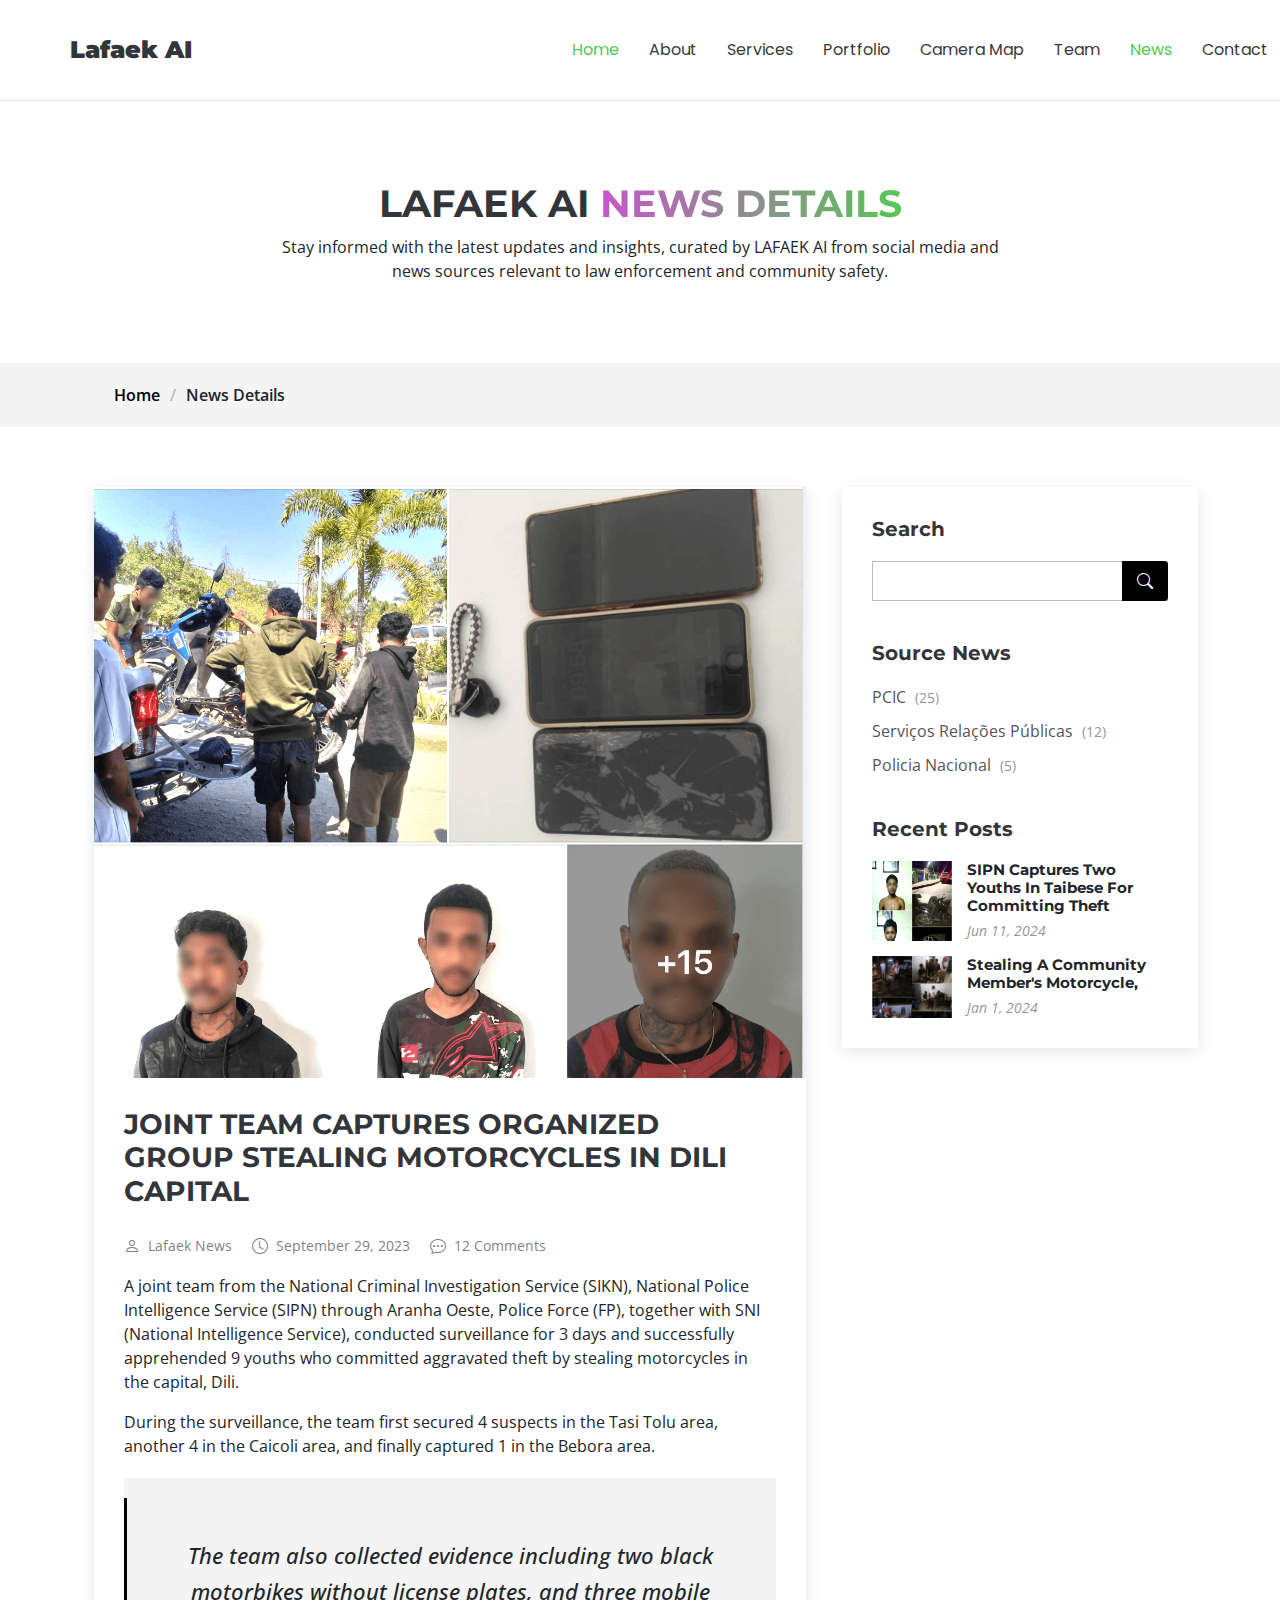
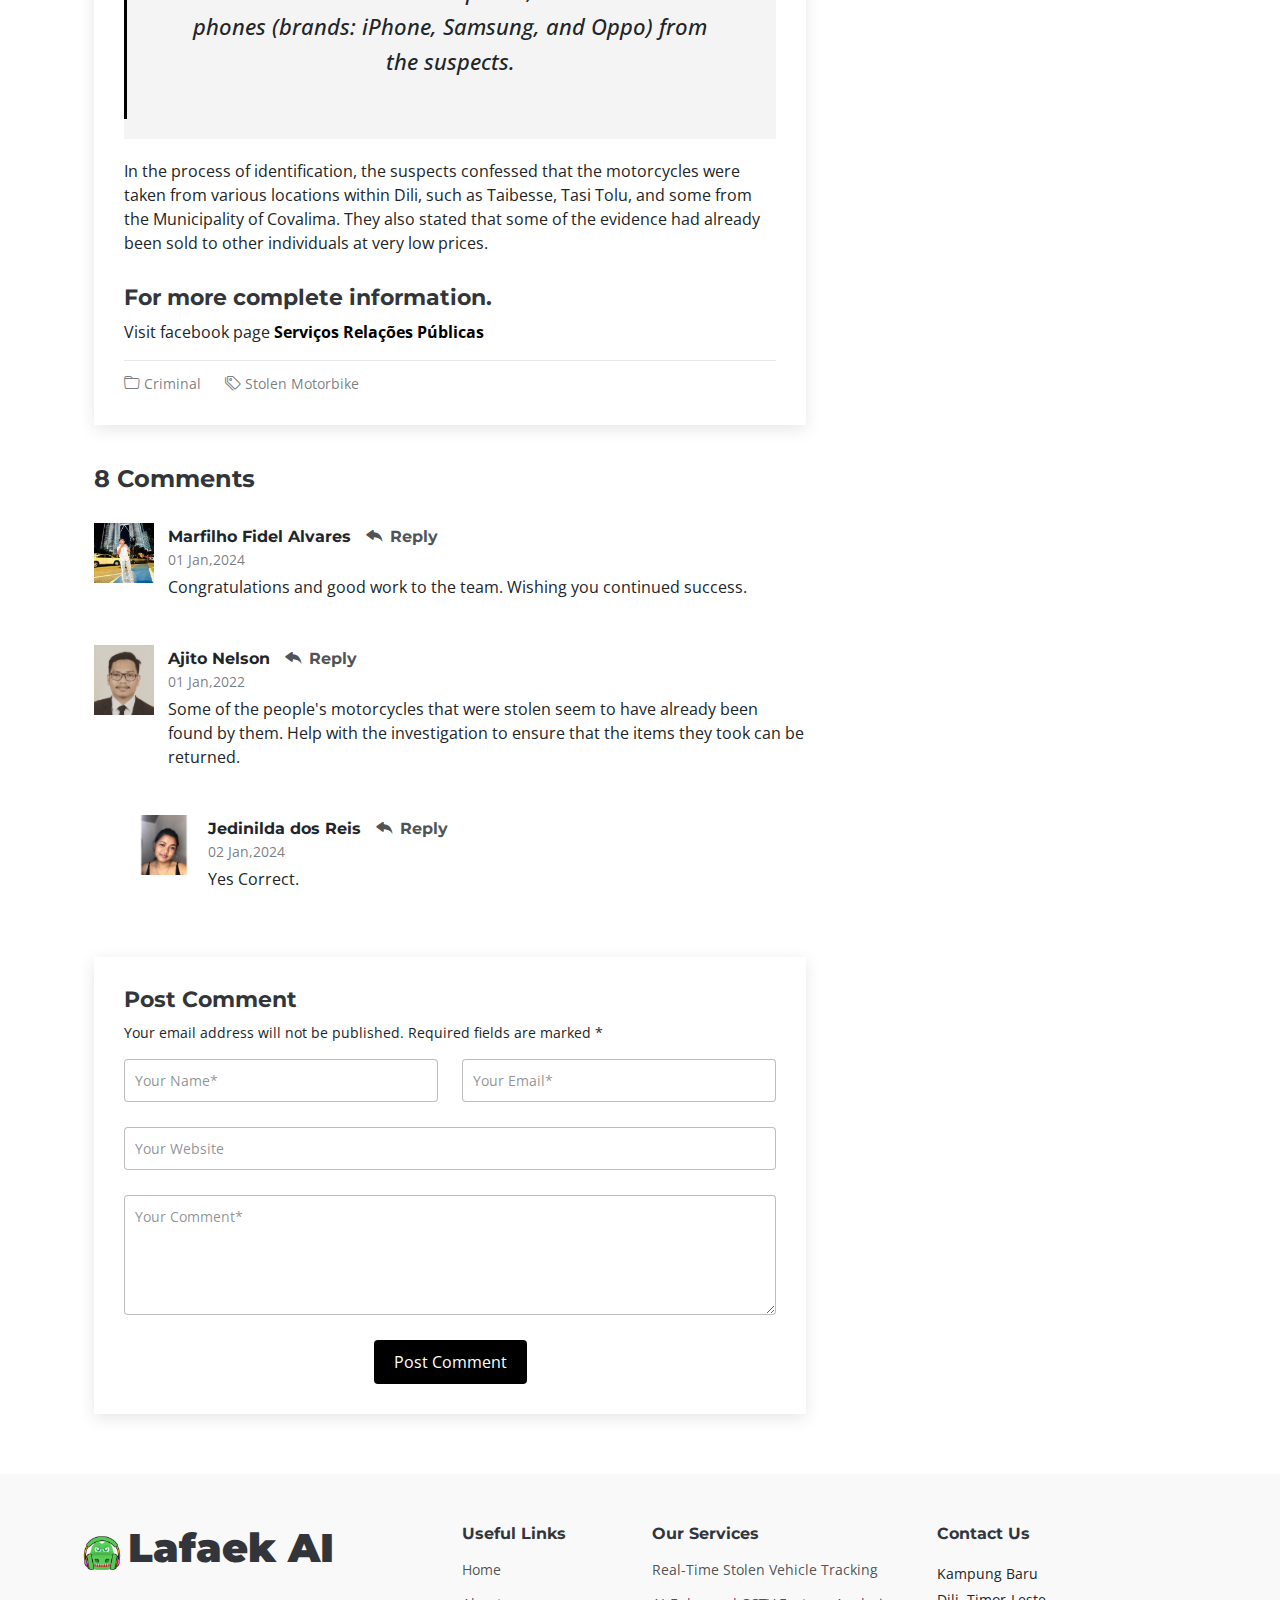
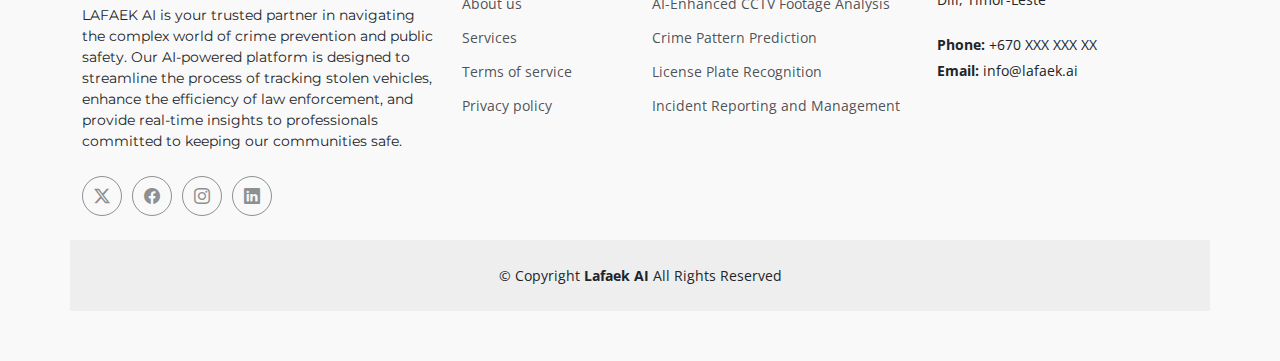
<file: blog-details.html>
<!DOCTYPE html>
<html lang="en">
  <head>
    <meta charset="utf-8" />
    <meta content="width=device-width, initial-scale=1.0" name="viewport" />
    <title>Lafaek AI News Details</title>
    <meta content="" name="description" />
    <meta content="" name="keywords" />

    <!-- Favicons -->
    <link href="assets/img/lafaek_ai.png" rel="icon" />
    <link href="assets/img/lafaek_ai.png" rel="apple-touch-icon" />

    <!-- Fonts -->
    <link href="https://fonts.googleapis.com" rel="preconnect" />
    <link href="https://fonts.gstatic.com" rel="preconnect" crossorigin />
    <link
      href="https://fonts.googleapis.com/css2?family=Open+Sans:ital,wght@0,300;0,400;0,500;0,600;0,700;0,800;1,300;1,400;1,500;1,600;1,700;1,800&family=Montserrat:ital,wght@0,100;0,200;0,300;0,400;0,500;0,600;0,700;0,800;0,900;1,100;1,200;1,300;1,400;1,500;1,600;1,700;1,800;1,900&family=Poppins:ital,wght@0,100;0,200;0,300;0,400;0,500;0,600;0,700;0,800;0,900;1,100;1,200;1,300;1,400;1,500;1,600;1,700;1,800;1,900&display=swap"
      rel="stylesheet"
    />

    <!-- Vendor CSS Files -->
    <link
      href="assets/vendor/bootstrap/css/bootstrap.min.css"
      rel="stylesheet"
    />
    <link
      href="assets/vendor/bootstrap-icons/bootstrap-icons.css"
      rel="stylesheet"
    />
    <link href="assets/vendor/aos/aos.css" rel="stylesheet" />
    <link
      href="assets/vendor/glightbox/css/glightbox.min.css"
      rel="stylesheet"
    />
    <link href="assets/vendor/swiper/swiper-bundle.min.css" rel="stylesheet" />

    <!-- Main CSS File -->
    <link href="assets/css/main.css" rel="stylesheet" />

    <!-- =======================================================
  * Template Name: Append
  * Template URL: https://bootstrapmade.com/append-bootstrap-website-template/
  * Updated: Jun 29 2024 with Bootstrap v5.3.3
  * Author: BootstrapMade.com
  * License: https://bootstrapmade.com/license/
  ======================================================== -->
  </head>

  <body class="blog-details-page">
    <header id="header" class="header d-flex align-items-center sticky-top">
      <div
        class="container-fluid position-relative d-flex align-items-center justify-content-between"
      >
        <a
          href="index.html"
          class="logo d-flex align-items-center me-auto me-xl-0"
        >
          <img src="assets/img/lafaek_ai.png" alt="" />
          <h1 class="sitename" style="font-weight: 900">Lafaek AI</h1>
        </a>

        <nav id="navmenu" class="navmenu">
          <ul>
            <li><a href="index.html#hero" class="active">Home</a></li>
            <li><a href="index.html#about">About</a></li>
            <li><a href="index.html#services">Services</a></li>
            <li><a href="index.html#portfolio">Portfolio</a></li>
            <li><a href="index.html#camera">Camera Map</a></li>
            <li><a href="index.html#team">Team</a></li>
            <li><a href="blog.html" class="active">News</a></li>
            <li><a href="index.html#contact">Contact</a></li>
          </ul>
          <i class="mobile-nav-toggle d-xl-none bi bi-list"></i>
        </nav>
    </header>

    <main class="main">
      <!-- Page Title -->
      <div class="page-title" data-aos="fade">
        <div class="heading">
          <div class="container">
            <div class="row d-flex justify-content-center text-center">
              <div class="col-lg-8">
                <h1>
                  LAFAEK AI
                  <span
                    style="
                      background: linear-gradient(to right, #C855C8, #55c855);
                      -webkit-background-clip: text;
                      -webkit-text-fill-color: transparent;
                      display: inline-block;
                    "
                  >
                    NEWS DETAILS</span
                  >
                </h1>
                <p class="mb-0">
                  Stay informed with the latest updates and insights, curated by LAFAEK AI from social media and news sources relevant to law enforcement and community safety.
                </p>
              </div>
            </div>
          </div>
        </div>
        <nav class="breadcrumbs">
          <div class="container">
            <ol>
              <li><a href="index.html">Home</a></li>
              <li class="current">News Details</li>
            </ol>
          </div>
        </nav>
      </div>
      <!-- End Page Title -->

      <div class="container">
        <div class="row">
          <div class="col-lg-8">
            <!-- Blog Details Section -->
            <section id="blog-details" class="blog-details section">
              <div class="container">
                <article class="article">
                  <div class="post-img">
                    <img
                      src="assets/img/blog/blog-1.jpg"
                      alt=""
                      class="img-fluid"
                    />
                  </div>

                  <h2 class="title">
                    JOINT TEAM CAPTURES ORGANIZED GROUP STEALING MOTORCYCLES IN
                    DILI CAPITAL
                  </h2>

                  <div class="meta-top">
                    <ul>
                      <li class="d-flex align-items-center">
                        <i class="bi bi-person"></i>
                        <a href="blog-details.html">Lafaek News</a>
                      </li>
                      <li class="d-flex align-items-center">
                        <i class="bi bi-clock"></i>
                        <a href="blog-details.html"
                          ><time datetime="2020-01-01"
                            >September 29, 2023</time
                          ></a
                        >
                      </li>
                      <li class="d-flex align-items-center">
                        <i class="bi bi-chat-dots"></i>
                        <a href="blog-details.html">12 Comments</a>
                      </li>
                    </ul>
                  </div>
                  <!-- End meta top -->

                  <div class="content">
                    <p>
                      A joint team from the National Criminal Investigation
                      Service (SIKN), National Police Intelligence Service
                      (SIPN) through Aranha Oeste, Police Force (FP), together
                      with SNI (National Intelligence Service), conducted
                      surveillance for 3 days and successfully apprehended 9
                      youths who committed aggravated theft by stealing
                      motorcycles in the capital, Dili.
                    </p>

                    <p>
                      During the surveillance, the team first secured 4 suspects
                      in the Tasi Tolu area, another 4 in the Caicoli area, and
                      finally captured 1 in the Bebora area.
                    </p>

                    <blockquote>
                      <p>
                        The team also collected evidence including two black
                        motorbikes without license plates, and three mobile
                        phones (brands: iPhone, Samsung, and Oppo) from the
                        suspects.
                      </p>
                    </blockquote>

                    <p>
                      In the process of identification, the suspects confessed
                      that the motorcycles were taken from various locations
                      within Dili, such as Taibesse, Tasi Tolu, and some from
                      the Municipality of Covalima. They also stated that some
                      of the evidence had already been sold to other individuals
                      at very low prices.
                    </p>

                    <h3>For more complete information.</h3>
                    <p>Visit facebook page <a href="https://www.facebook.com/permalink.php?story_fbid=pfbid02DpoK4P8brrJMhVvLv3R9A3MpjtJ1dmXad9CXAWkxY8azbVoBx6HK1gpEMACsTZrSl&id=100013530308560"><b>Serviços Relações Públicas</b></a></p>
                  </div>
                  <!-- End post content -->

                  <div class="meta-bottom">
                    <i class="bi bi-folder"></i>
                    <ul class="cats">
                      <li><a href="#">Criminal</a></li>
                    </ul>

                    <i class="bi bi-tags"></i>
                    <ul class="tags">
                      <li><a href="#">Stolen Motorbike</a></li>
                    </ul>
                  </div>
                  <!-- End meta bottom -->
                </article>
              </div>
            </section>
            <!-- /Blog Details Section -->

            <!-- Blog Comments Section -->
            <section id="blog-comments" class="blog-comments section">
              <div class="container">
                <h4 class="comments-count">8 Comments</h4>

                <div id="comment-1" class="comment">
                  <div class="d-flex">
                    <div class="comment-img">
                      <img src="assets/img/blog/comments-2.jpg" alt="" />
                    </div>
                    <div>
                      <h5>
                        <a href="">Marfilho Fidel Alvares</a>
                        <a href="#" class="reply"
                          ><i class="bi bi-reply-fill"></i> Reply</a
                        >
                      </h5>
                      <time datetime="2020-01-01">01 Jan,2024</time>
                      <p>Congratulations and good work to the team. Wishing you continued success.</p>
                    </div>
                  </div>
                </div>
                <!-- End comment #1 -->

                <div id="comment-2" class="comment">
                  <div class="d-flex">
                    <div class="comment-img">
                      <img src="assets/img/blog/comments-1.jpg" alt="" />
                    </div>
                    <div>
                      <h5>
                        <a href="">Ajito Nelson</a>
                        <a href="#" class="reply"
                          ><i class="bi bi-reply-fill"></i> Reply</a
                        >
                      </h5>
                      <time datetime="2020-01-01">01 Jan,2022</time>
                      <p>
                        Some of the people's motorcycles that were stolen seem to have already been found by them. Help with the investigation to ensure that the items they took can be returned.
                      </p>
                    </div>
                  </div>

                  <div id="comment-reply-1" class="comment comment-reply">
                    <div class="d-flex">
                      <div class="comment-img">
                        <img src="assets/img/blog/comments-3.jpg" alt="" />
                      </div>
                      <div>
                        <h5>
                          <a href="">Jedinilda dos Reis</a>
                          <a href="#" class="reply"
                            ><i class="bi bi-reply-fill"></i> Reply</a
                          >
                        </h5>
                        <time datetime="2020-01-01">02 Jan,2024</time>
                        <p>
                          Yes Correct.
                        </p>
                      </div>
                    </div>
                  
                <!-- End comment #4 -->
              </div>
            </section>
            <!-- /Blog Comments Section -->

            <!-- Comment Form Section -->
            <section id="comment-form" class="comment-form section">
              <div class="container">
                <form action="">
                  <h4>Post Comment</h4>
                  <p>
                    Your email address will not be published. Required fields
                    are marked *
                  </p>
                  <div class="row">
                    <div class="col-md-6 form-group">
                      <input
                        name="name"
                        type="text"
                        class="form-control"
                        placeholder="Your Name*"
                      />
                    </div>
                    <div class="col-md-6 form-group">
                      <input
                        name="email"
                        type="text"
                        class="form-control"
                        placeholder="Your Email*"
                      />
                    </div>
                  </div>
                  <div class="row">
                    <div class="col form-group">
                      <input
                        name="website"
                        type="text"
                        class="form-control"
                        placeholder="Your Website"
                      />
                    </div>
                  </div>
                  <div class="row">
                    <div class="col form-group">
                      <textarea
                        name="comment"
                        class="form-control"
                        placeholder="Your Comment*"
                      ></textarea>
                    </div>
                  </div>

                  <div class="text-center">
                    <button type="submit" class="btn btn-primary">
                      Post Comment
                    </button>
                  </div>
                </form>
              </div>
            </section>
            <!-- /Comment Form Section -->
          </div>

          <div class="col-lg-4 sidebar">
            <div class="widgets-container">
              <!-- Search Widget -->
              <div class="search-widget widget-item">
                <h3 class="widget-title">Search</h3>
                <form action="">
                  <input type="text" />
                  <button type="submit" title="Search">
                    <i class="bi bi-search"></i>
                  </button>
                </form>
              </div>
              <!--/Search Widget -->

              <!-- Categories Widget -->
              <div class="categories-widget widget-item">
                <h3 class="widget-title">Source News</h3>
                <ul class="mt-3">
                  <li>
                    <a href="#">PCIC <span>(25)</span></a>
                  </li>
                  <li>
                    <a href="#">Serviços Relações Públicas <span>(12)</span></a>
                  </li>
                  <li>
                    <a href="#">Policia Nacional <span>(5)</span></a>
                  </li>
                </ul>
              </div>
              <!--/Categories Widget -->

              <!-- Recent Posts Widget -->
              <div class="recent-posts-widget widget-item">
                <h3 class="widget-title">Recent Posts</h3>

                <div class="post-item">
                  <img
                    src="assets/img/blog/blog-recent-1.jpg"
                    alt=""
                    class="flex-shrink-0"
                  />
                  <div>
                    <h4>
                      <a href="blog-details.html"
                        >SIPN Captures Two Youths In Taibese For Committing Theft</a
                      >
                    </h4>
                    <time datetime="2020-01-01">Jun 11, 2024</time>
                  </div>
                </div>
                <!-- End recent post item-->

                <div class="post-item">
                  <img
                    src="assets/img/blog/blog-recent-2.jpg"
                    alt=""
                    class="flex-shrink-0"
                  />
                  <div>
                    <h4>
                      <a href="blog-details.html">Stealing A Community Member's Motorcycle, </a>
                    </h4>
                    <time datetime="2020-01-01">Jan 1, 2024</time>
                  </div>
                </div>
                </div>
              </div>
            </div>
          </div>
        </div>
      </div>
    </main>

    <footer id="footer" class="footer position-relative light-background">
      <div class="container footer-top">
        <div class="row gy-4">
          <div class="col-lg-4 col-md-12 footer-about">
            <a
              href="index.html"
              class="logo d-flex align-items-center me-auto me-xl-0"
            >
              <img src="assets\img\lafaek_ai.png" alt="" />
              <h1 class="sitename" style="font-weight: 900">Lafaek AI</h1>
            </a>
            <p>
              LAFAEK AI is your trusted partner in navigating the complex world of crime prevention and public safety. Our AI-powered platform is designed to streamline the process of tracking stolen vehicles, enhance the efficiency of law enforcement, and provide real-time insights to professionals committed to keeping our communities safe.
            </p>
            <div class="social-links d-flex mt-4">
              <a href="https://x.com/ajitonelson"><i class="bi bi-twitter-x"></i></a>
              <a href="https://www.facebook.com/kharu.kharu89/"><i class="bi bi-facebook"></i></a>
              <a href="https://www.instagram.com/kharu89_/"><i class="bi bi-instagram"></i></a>
              <a href="https://www.linkedin.com/in/ajitonelson/"><i class="bi bi-linkedin"></i></a>
            </div>
          </div>

          <div class="col-lg-2 col-6 footer-links">
            <h4>Useful Links</h4>
            <ul>
              <li><a href="#">Home</a></li>
              <li><a href="#">About us</a></li>
              <li><a href="#">Services</a></li>
              <li><a href="#">Terms of service</a></li>
              <li><a href="#">Privacy policy</a></li>
            </ul>
          </div>

          <div class="col-lg-3 col-6 footer-links">
            <h4>Our Services</h4>
            <ul>
              <li><a href="#">Real-Time Stolen Vehicle Tracking</a></li>
              <li><a href="#">AI-Enhanced CCTV Footage Analysis</a></li>
              <li><a href="#">Crime Pattern Prediction</a></li>
              <li><a href="#">License Plate Recognition</a></li>
              <li><a href="#">Incident Reporting and Management</a></li>
            </ul>
          </div>

          <div
            class="col-lg-3 col-md-12 footer-contact text-center text-md-start"
          >
            <h4>Contact Us</h4>
            <p>Kampung Baru </p>
            <p>Dili, Timor-Leste</p>
            <p class="mt-4">
              <strong>Phone:</strong> <span>+670 XXX XXX XX</span>
            </p>
            <p><strong>Email:</strong> <span>info@lafaek.ai</span></p>
          </div>
        </div>
      </div>

      <div class="container copyright text-center mt-4">
        <p>
          © <span>Copyright</span> <strong class="sitename">Lafaek AI</strong>
          <span>All Rights Reserved</span>
        </p>
      </div>
    </footer>

    <!-- Scroll Top -->
    <a
      href="#"
      id="scroll-top"
      class="scroll-top d-flex align-items-center justify-content-center"
      ><i class="bi bi-arrow-up-short"></i
    ></a>

    <!-- Preloader -->
    <div id="preloader"></div>

    <!-- Vendor JS Files -->
    <script src="assets/vendor/bootstrap/js/bootstrap.bundle.min.js"></script>
    <script src="assets/vendor/php-email-form/validate.js"></script>
    <script src="assets/vendor/aos/aos.js"></script>
    <script src="assets/vendor/glightbox/js/glightbox.min.js"></script>
    <script src="assets/vendor/purecounter/purecounter_vanilla.js"></script>
    <script src="assets/vendor/imagesloaded/imagesloaded.pkgd.min.js"></script>
    <script src="assets/vendor/isotope-layout/isotope.pkgd.min.js"></script>
    <script src="assets/vendor/swiper/swiper-bundle.min.js"></script>

    <!-- Main JS File -->
    <script src="assets/js/main.js"></script>
  </body>
</html>
</file>
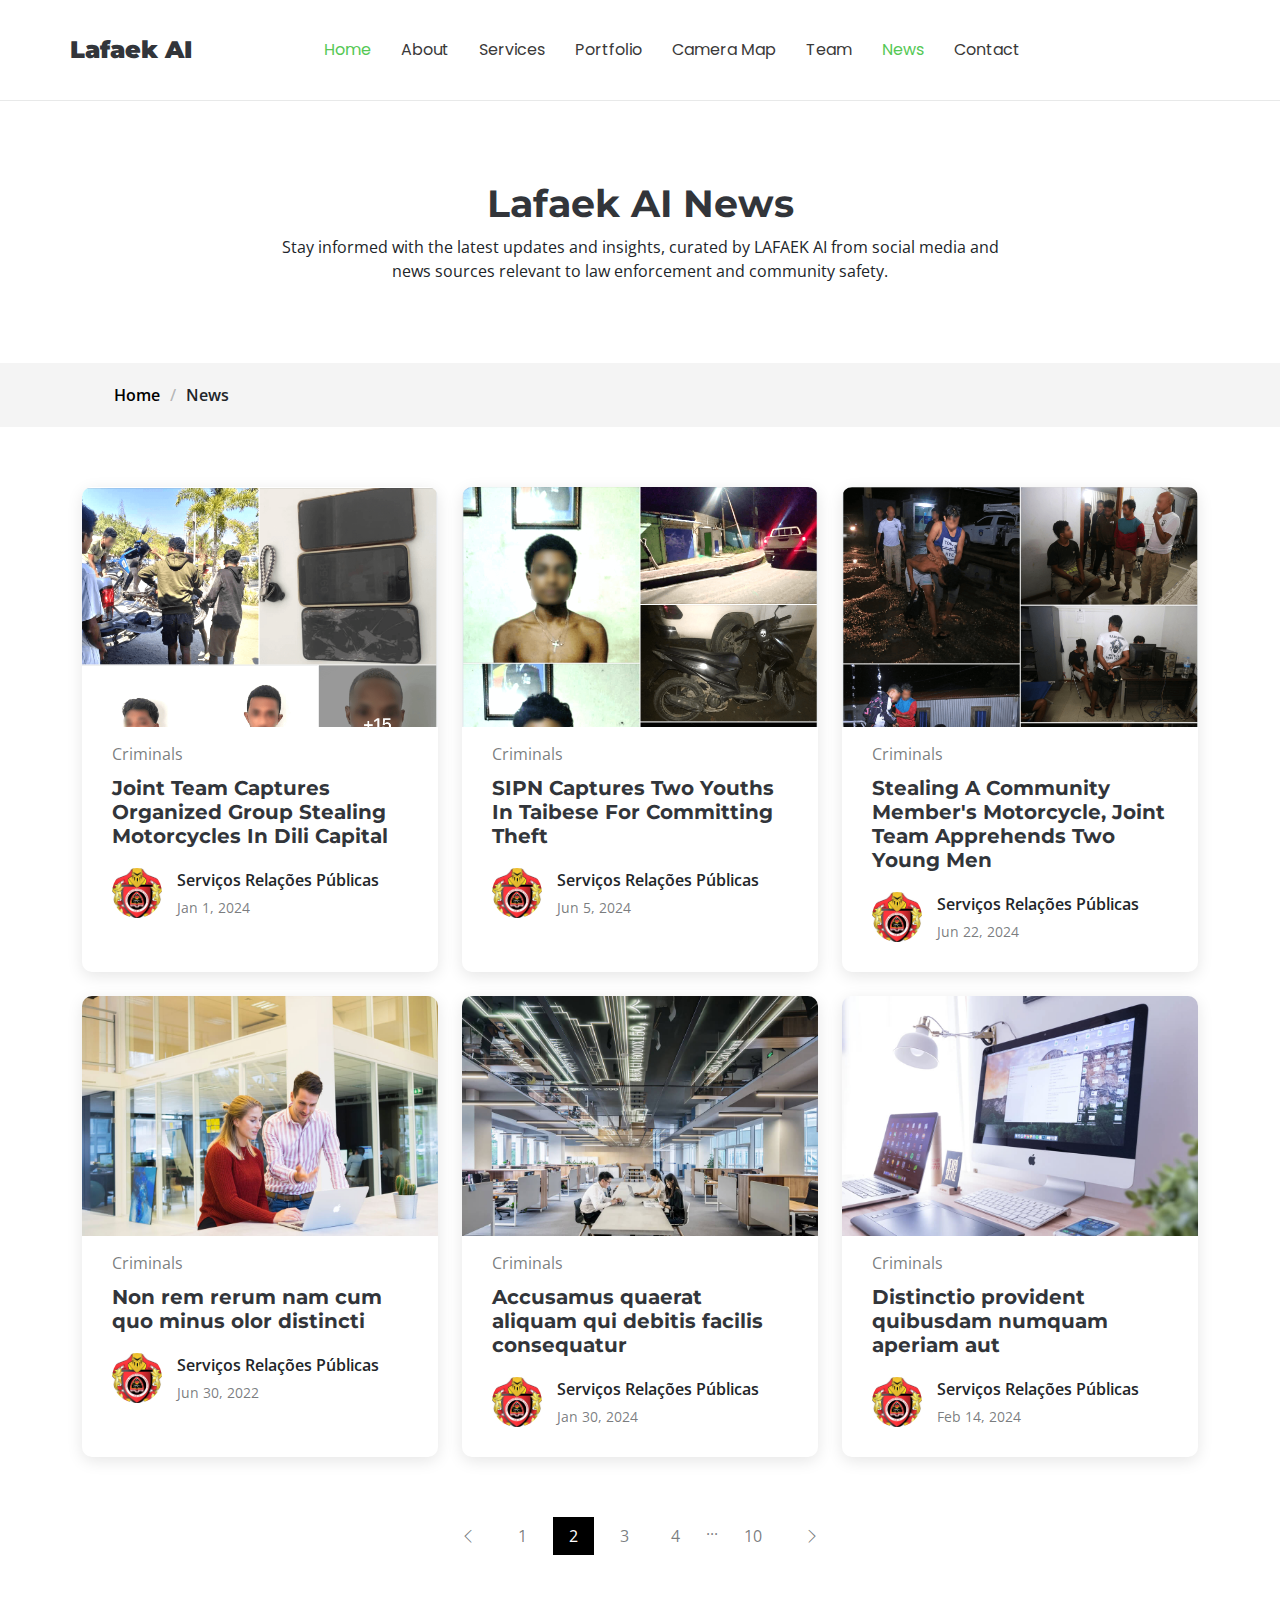
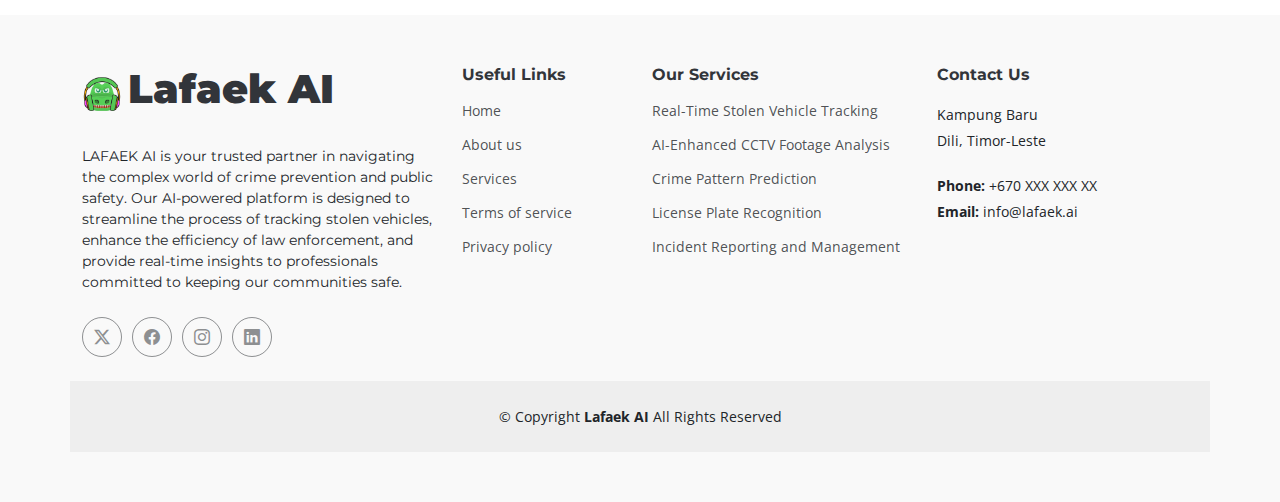
<file: blog.html>
<!DOCTYPE html>
<html lang="en">
  <head>
    <meta charset="utf-8" />
    <meta content="width=device-width, initial-scale=1.0" name="viewport" />
    <title>Lafaek AI News</title>
    <meta content="" name="description" />
    <meta content="" name="keywords" />

    <!-- Favicons -->
    <link href="assets/img/lafaek_ai.png" rel="icon" />
    <link href="assets/img/apple-touch-icon.png" rel="apple-touch-icon" />

    <!-- Fonts -->
    <link href="https://fonts.googleapis.com" rel="preconnect" />
    <link href="https://fonts.gstatic.com" rel="preconnect" crossorigin />
    <link
      href="https://fonts.googleapis.com/css2?family=Open+Sans:ital,wght@0,300;0,400;0,500;0,600;0,700;0,800;1,300;1,400;1,500;1,600;1,700;1,800&family=Montserrat:ital,wght@0,100;0,200;0,300;0,400;0,500;0,600;0,700;0,800;0,900;1,100;1,200;1,300;1,400;1,500;1,600;1,700;1,800;1,900&family=Poppins:ital,wght@0,100;0,200;0,300;0,400;0,500;0,600;0,700;0,800;0,900;1,100;1,200;1,300;1,400;1,500;1,600;1,700;1,800;1,900&display=swap"
      rel="stylesheet"
    />

    <!-- Vendor CSS Files -->
    <link
      href="assets/vendor/bootstrap/css/bootstrap.min.css"
      rel="stylesheet"
    />
    <link
      href="assets/vendor/bootstrap-icons/bootstrap-icons.css"
      rel="stylesheet"
    />
    <link href="assets/vendor/aos/aos.css" rel="stylesheet" />
    <link
      href="assets/vendor/glightbox/css/glightbox.min.css"
      rel="stylesheet"
    />
    <link href="assets/vendor/swiper/swiper-bundle.min.css" rel="stylesheet" />

    <!-- Main CSS File -->
    <link href="assets/css/main.css" rel="stylesheet" />

    <!-- =======================================================
  * Template Name: Append
  * Template URL: https://bootstrapmade.com/append-bootstrap-website-template/
  * Updated: Jun 29 2024 with Bootstrap v5.3.3
  * Author: BootstrapMade.com
  * License: https://bootstrapmade.com/license/
  ======================================================== -->
  </head>

  <body class="blog-page">
    <header id="header" class="header d-flex align-items-center sticky-top">
      <div
        class="container-fluid position-relative d-flex align-items-center justify-content-between"
      >
        <a
          href="index.html"
          class="logo d-flex align-items-center me-auto me-xl-0"
        >
          <img src="assets/img/lafaek_ai.png" alt="" />
          <h1 class="sitename" style="font-weight: 900">Lafaek AI</h1>
        </a>

        <nav id="navmenu" class="navmenu">
          <ul>
            <li><a href="index.html#hero" class="active">Home</a></li>
            <li><a href="index.html#about">About</a></li>
            <li><a href="index.html#services">Services</a></li>
            <li><a href="index.html#portfolio">Portfolio</a></li>
            <li><a href="index.html#camera">Camera Map</a></li>
            <li><a href="index.html#team">Team</a></li>
            <li><a href="blog.html" class="active">News</a></li>
            <li><a href="index.html#contact">Contact</a></li>
          </ul>
          <i class="mobile-nav-toggle d-xl-none bi bi-list"></i>
        </nav>

        <a class="btn-getstarted" href="index.html#about">Get Started</a>
      </div>
    </header>

    <main class="main">
      <!-- Page Title -->
      <div class="page-title" data-aos="fade">
        <div class="heading">
          <div class="container">
            <div class="row d-flex justify-content-center text-center">
              <div class="col-lg-8">
                <h1>Lafaek AI News</h1>
                <p class="mb-0">
                  Stay informed with the latest updates and insights, curated by
                  LAFAEK AI from social media and news sources relevant to law
                  enforcement and community safety.
                </p>
              </div>
            </div>
          </div>
        </div>
        <nav class="breadcrumbs">
          <div class="container">
            <ol>
              <li><a href="index.html">Home</a></li>
              <li class="current">News</li>
            </ol>
          </div>
        </nav>
      </div>
      <!-- End Page Title -->

      <!-- Blog Posts Section -->
      <section id="blog-posts" class="blog-posts section">
        <div class="container">
          <div class="row gy-4">
            <div class="col-lg-4">
              <article>
                <div class="post-img">
                  <img
                    src="assets/img/blog/blog-1.jpg"
                    alt=""
                    class="img-fluid"
                  />
                </div>

                <p class="post-category">Criminals</p>

                <h2 class="title">
                  <a href="blog-details.html"
                    >Joint Team Captures Organized Group Stealing Motorcycles In
                    Dili Capital</a
                  >
                </h2>

                <div class="d-flex align-items-center">
                  <img
                    src="assets/img/blog/blog-author.jpg"
                    alt=""
                    class="img-fluid post-author-img flex-shrink-0"
                  />
                  <div class="post-meta">
                    <p class="post-author">Serviços Relações Públicas</p>
                    <p class="post-date">
                      <time datetime="2022-01-01">Jan 1, 2024</time>
                    </p>
                  </div>
                </div>
              </article>
            </div>
            <!-- End post list item -->

            <div class="col-lg-4">
              <article>
                <div class="post-img">
                  <img
                    src="assets/img/blog/blog-2.jpg"
                    alt=""
                    class="img-fluid"
                  />
                </div>

                <p class="post-category">Criminals</p>

                <h2 class="title">
                  <a href="blog-details.html"
                    >SIPN Captures Two Youths In Taibese For Committing Theft</a
                  >
                </h2>

                <div class="d-flex align-items-center">
                  <img
                    src="assets/img/blog/blog-author-2.jpg"
                    alt=""
                    class="img-fluid post-author-img flex-shrink-0"
                  />
                  <div class="post-meta">
                    <p class="post-author">Serviços Relações Públicas</p>
                    <p class="post-date">
                      <time datetime="2022-01-01">Jun 5, 2024</time>
                    </p>
                  </div>
                </div>
              </article>
            </div>
            <!-- End post list item -->

            <div class="col-lg-4">
              <article>
                <div class="post-img">
                  <img
                    src="assets/img/blog/blog-3.jpg"
                    alt=""
                    class="img-fluid"
                  />
                </div>

                <p class="post-category">Criminals</p>

                <h2 class="title">
                  <a href="blog-details.html"
                    >Stealing A Community Member's Motorcycle, Joint Team
                    Apprehends Two Young Men</a
                  >
                </h2>

                <div class="d-flex align-items-center">
                  <img
                    src="assets/img/blog/blog-author-3.jpg"
                    alt=""
                    class="img-fluid post-author-img flex-shrink-0"
                  />
                  <div class="post-meta">
                    <p class="post-author">Serviços Relações Públicas</p>
                    <p class="post-date">
                      <time datetime="2022-01-01">Jun 22, 2024</time>
                    </p>
                  </div>
                </div>
              </article>
            </div>
            <!-- End post list item -->

            <div class="col-lg-4">
              <article>
                <div class="post-img">
                  <img
                    src="assets/img/blog/blog-4.jpg"
                    alt=""
                    class="img-fluid"
                  />
                </div>

                <p class="post-category">Criminals</p>

                <h2 class="title">
                  <a href="blog-details.html"
                    >Non rem rerum nam cum quo minus olor distincti</a
                  >
                </h2>

                <div class="d-flex align-items-center">
                  <img
                    src="assets/img/blog/blog-author-3.jpg"
                    alt=""
                    class="img-fluid post-author-img flex-shrink-0"
                  />
                  <div class="post-meta">
                    <p class="post-author">Serviços Relações Públicas</p>
                    <p class="post-date">
                      <time datetime="2022-01-01">Jun 30, 2022</time>
                    </p>
                  </div>
                </div>
              </article>
            </div>
            <!-- End post list item -->

            <div class="col-lg-4">
              <article>
                <div class="post-img">
                  <img
                    src="assets/img/blog/blog-5.jpg"
                    alt=""
                    class="img-fluid"
                  />
                </div>

                <p class="post-category">Criminals</p>

                <h2 class="title">
                  <a href="blog-details.html"
                    >Accusamus quaerat aliquam qui debitis facilis
                    consequatur</a
                  >
                </h2>

                <div class="d-flex align-items-center">
                  <img
                    src="assets/img/blog/blog-author-3.jpg"
                    alt=""
                    class="img-fluid post-author-img flex-shrink-0"
                  />
                  <div class="post-meta">
                    <p class="post-author">Serviços Relações Públicas</p>
                    <p class="post-date">
                      <time datetime="2022-01-01">Jan 30, 2024</time>
                    </p>
                  </div>
                </div>
              </article>
            </div>
            <!-- End post list item -->

            <div class="col-lg-4">
              <article>
                <div class="post-img">
                  <img
                    src="assets/img/blog/blog-6.jpg"
                    alt=""
                    class="img-fluid"
                  />
                </div>

                <p class="post-category">Criminals</p>

                <h2 class="title">
                  <a href="blog-details.html"
                    >Distinctio provident quibusdam numquam aperiam aut</a
                  >
                </h2>

                <div class="d-flex align-items-center">
                  <img
                    src="assets/img/blog/blog-author-2.jpg"
                    alt=""
                    class="img-fluid post-author-img flex-shrink-0"
                  />
                  <div class="post-meta">
                    <p class="post-author">Serviços Relações Públicas</p>
                    <p class="post-date">
                      <time datetime="2022-01-01">Feb 14, 2024</time>
                    </p>
                  </div>
                </div>
              </article>
            </div>
            <!-- End post list item -->
          </div>
        </div>
      </section>
      <!-- /Blog Posts Section -->

      <!-- Blog Pagination Section -->
      <section id="blog-pagination" class="blog-pagination section">
        <div class="container">
          <div class="d-flex justify-content-center">
            <ul>
              <li>
                <a href="#"><i class="bi bi-chevron-left"></i></a>
              </li>
              <li><a href="#">1</a></li>
              <li><a href="#" class="active">2</a></li>
              <li><a href="#">3</a></li>
              <li><a href="#">4</a></li>
              <li>...</li>
              <li><a href="#">10</a></li>
              <li>
                <a href="#"><i class="bi bi-chevron-right"></i></a>
              </li>
            </ul>
          </div>
        </div>
      </section>
      <!-- /Blog Pagination Section -->
    </main>

    <footer id="footer" class="footer position-relative light-background">
      <div class="container footer-top">
        <div class="row gy-4">
          <div class="col-lg-4 col-md-12 footer-about">
            <a
              href="index.html"
              class="logo d-flex align-items-center me-auto me-xl-0"
            >
              <img src="assets\img\lafaek_ai.png" alt="" />
              <h1 class="sitename" style="font-weight: 900">Lafaek AI</h1>
            </a>
            <p>
              LAFAEK AI is your trusted partner in navigating the complex world
              of crime prevention and public safety. Our AI-powered platform is
              designed to streamline the process of tracking stolen vehicles,
              enhance the efficiency of law enforcement, and provide real-time
              insights to professionals committed to keeping our communities
              safe.
            </p>
            <div class="social-links d-flex mt-4">
              <a href="https://x.com/ajitonelson"
                ><i class="bi bi-twitter-x"></i
              ></a>
              <a href="https://www.facebook.com/kharu.kharu89/"
                ><i class="bi bi-facebook"></i
              ></a>
              <a href="https://www.instagram.com/kharu89_/"
                ><i class="bi bi-instagram"></i
              ></a>
              <a href="https://www.linkedin.com/in/ajitonelson/"
                ><i class="bi bi-linkedin"></i
              ></a>
            </div>
          </div>

          <div class="col-lg-2 col-6 footer-links">
            <h4>Useful Links</h4>
            <ul>
              <li><a href="#">Home</a></li>
              <li><a href="#">About us</a></li>
              <li><a href="#">Services</a></li>
              <li><a href="#">Terms of service</a></li>
              <li><a href="#">Privacy policy</a></li>
            </ul>
          </div>

          <div class="col-lg-3 col-6 footer-links">
            <h4>Our Services</h4>
            <ul>
              <li><a href="#">Real-Time Stolen Vehicle Tracking</a></li>
              <li><a href="#">AI-Enhanced CCTV Footage Analysis</a></li>
              <li><a href="#">Crime Pattern Prediction</a></li>
              <li><a href="#">License Plate Recognition</a></li>
              <li><a href="#">Incident Reporting and Management</a></li>
            </ul>
          </div>

          <div
            class="col-lg-3 col-md-12 footer-contact text-center text-md-start"
          >
            <h4>Contact Us</h4>
            <p>Kampung Baru</p>
            <p>Dili, Timor-Leste</p>
            <p class="mt-4">
              <strong>Phone:</strong> <span>+670 XXX XXX XX</span>
            </p>
            <p><strong>Email:</strong> <span>info@lafaek.ai</span></p>
          </div>
        </div>
      </div>

      <div class="container copyright text-center mt-4">
        <p>
          © <span>Copyright</span> <strong class="sitename">Lafaek AI</strong>
          <span>All Rights Reserved</span>
        </p>
      </div>
    </footer>

    <!-- Scroll Top -->
    <a
      href="#"
      id="scroll-top"
      class="scroll-top d-flex align-items-center justify-content-center"
      ><i class="bi bi-arrow-up-short"></i
    ></a>

    <!-- Preloader -->
    <div id="preloader"></div>

    <!-- Vendor JS Files -->
    <script src="assets/vendor/bootstrap/js/bootstrap.bundle.min.js"></script>
    <script src="assets/vendor/php-email-form/validate.js"></script>
    <script src="assets/vendor/aos/aos.js"></script>
    <script src="assets/vendor/glightbox/js/glightbox.min.js"></script>
    <script src="assets/vendor/purecounter/purecounter_vanilla.js"></script>
    <script src="assets/vendor/imagesloaded/imagesloaded.pkgd.min.js"></script>
    <script src="assets/vendor/isotope-layout/isotope.pkgd.min.js"></script>
    <script src="assets/vendor/swiper/swiper-bundle.min.js"></script>

    <!-- Main JS File -->
    <script src="assets/js/main.js"></script>
  </body>
</html>
</file>
<file: assets/css/main.css>
/**
* Template Name: Append
* Template URL: https://bootstrapmade.com/append-bootstrap-website-template/
* Updated: Jun 29 2024 with Bootstrap v5.3.3
* Author: BootstrapMade.com
* License: https://bootstrapmade.com/license/
*/

/*--------------------------------------------------------------
# Font & Color Variables
# Help: https://bootstrapmade.com/color-system/
--------------------------------------------------------------*/
/* Fonts */
:root {
  --default-font: "Open Sans", system-ui, -apple-system, "Segoe UI", Roboto,
    "Helvetica Neue", Arial, "Noto Sans", "Liberation Sans", sans-serif,
    "Apple Color Emoji", "Segoe UI Emoji", "Segoe UI Symbol", "Noto Color Emoji";
  --heading-font: "Montserrat", sans-serif;
  --nav-font: "Poppins", sans-serif;
}

/* Global Colors - The following color variables are used throughout the website. Updating them here will change the color scheme of the entire website */
:root {
  --background-color: #ffffff; /* Background color for the entire website, including individual sections */
  --default-color: #212529; /* Default color used for the majority of the text content across the entire website */
  --heading-color: #32353a; /* Color for headings, subheadings and title throughout the website */
  --accent-color: #000000;
  --accent-color-hover: linear-gradient(
    to right,
    #c855c8,
    #55c855
  ); /* Accent color that represents your brand on the website. It's used for buttons, links, and other elements that need to stand out */
  --surface-color: #ffffff; /* The surface color is used as a background of boxed elements within sections, such as cards, icon boxes, or other elements that require a visual separation from the global background. */
  --contrast-color: #ffffff; /* Contrast color for text, ensuring readability against backgrounds of accent, heading, or default colors. */
  --getstarted-button: white;
  --getstarted-button-hover: white;
  --color-getstarted: black;
}

/* Nav Menu Colors - The following color variables are used specifically for the navigation menu. They are separate from the global colors to allow for more customization options */
:root {
  --nav-color: #3a3939; /* The default color of the main navmenu links */
  --nav-hover-color: #55c855; /* Applied to main navmenu links when they are hovered over or active */
  --nav-mobile-background-color: #ffffff; /* Used as the background color for mobile navigation menu */
  --nav-dropdown-background-color: #ffffff; /* Used as the background color for dropdown items that appear when hovering over primary navigation items */
  --nav-dropdown-color: #3a3939; /* Used for navigation links of the dropdown items in the navigation menu. */
  --nav-dropdown-hover-color: #55c855; /* Similar to --nav-hover-color, this color is applied to dropdown navigation links when they are hovered over. */
}

/* Color Presets - These classes override global colors when applied to any section or element, providing reuse of the sam color scheme. */

.light-background {
  --background-color: #f9f9f9;
  --surface-color: #ffffff;
}

.dark-background {
  --background-color: #060606;
  --default-color: #ffffff;
  --heading-color: #ffffff;
  --surface-color: #252525;
  --contrast-color: #ffffff;
}

/* Smooth scroll */
:root {
  scroll-behavior: smooth;
}

/*--------------------------------------------------------------
# General Styling & Shared Classes
--------------------------------------------------------------*/
body {
  color: var(--default-color);
  background-color: var(--background-color);
  font-family: var(--default-font);
  overflow-x: hidden;
}

a {
  color: var(--accent-color);
  text-decoration: none;
  transition: 0.3s;
}

a:hover {
  color: color-mix(in srgb, var(--accent-color), transparent 25%);
  text-decoration: none;
}

h1,
h2,
h3,
h4,
h5,
h6 {
  color: var(--heading-color);
  font-family: var(--heading-font);
}

/* PHP Email Form Messages
------------------------------*/
.php-email-form .error-message {
  display: none;
  background: #df1529;
  color: #ffffff;
  text-align: left;
  padding: 15px;
  margin-bottom: 24px;
  font-weight: 600;
}

.php-email-form .sent-message {
  display: none;
  color: #ffffff;
  background: #059652;
  text-align: center;
  padding: 15px;
  margin-bottom: 24px;
  font-weight: 600;
}

.php-email-form .loading {
  display: none;
  background: var(--surface-color);
  text-align: center;
  padding: 15px;
  margin-bottom: 24px;
}

.php-email-form .loading:before {
  content: "";
  display: inline-block;
  border-radius: 50%;
  width: 24px;
  height: 24px;
  margin: 0 10px -6px 0;
  border: 3px solid var(--accent-color);
  border-top-color: var(--surface-color);
  animation: php-email-form-loading 1s linear infinite;
}

@keyframes php-email-form-loading {
  0% {
    transform: rotate(0deg);
  }

  100% {
    transform: rotate(360deg);
  }
}

/*--------------------------------------------------------------
# Global Header
--------------------------------------------------------------*/
.header {
  color: var(--default-color);
  background-color: var(--background-color);
  padding: 20px 0;
  transition: all 1s;
  z-index: 997;
}

.header .logo {
  line-height: 1;
}

.header .logo img {
  filter: brightness(0) invert(1);
  max-height: 50px;
  margin-right: 8px;
}

.header .logo h1 {
  font-size: 24px;
  margin: 0;
  font-weight: 600;
  color: var(--heading-color);
}

.header .logo span {
  color: var(--accent-color);
  font-size: 24px;
  font-weight: 600;
  padding-left: 3px;
}

.header .btn-getstarted {
  color: var(--getstarted-button); /* Set text color to the gradient */
  background: transparent; /* Transparent background */
  font-size: 14px;
  padding: 8px 26px;
  margin: 0;
  border: 2px solid; /* Border with accent color */
  border-image: var(--accent-color-gradient) 1; /* Using border-image for gradient border */
  border-radius: 4px;
  transition: 0.3s;
}

.header .btn-getstarted:hover {
  transition: 0.3s;
  color: var(--color-getstarted); /* Set text color to the gradient */
  border: transparent; /* Border with accent color */
  border-image: var(--accent-color-gradient) 1; /* Using border-image for gradient border */
  border-radius: 4px;
  background: var(--getstarted-button-hover);
}

@media (max-width: 1200px) {
  .header .logo {
    order: 1;
  }

  .header .btn-getstarted {
    order: 2;
    margin: 0 15px 0 0;
    padding: 6px 20px;
  }

  .header .navmenu {
    order: 3;
  }
}

.scrolled .header {
  box-shadow: 0 0 30px 10px rgba(0, 0, 0, 0.1);
  --getstarted-button: black;
  --getstarted-button-hover: linear-gradient(90deg, #c855c8, #55c855);
  --color-getstarted: white;
}

.scrolled .header .logo img {
  transition: all 1s;
  filter: none;
}

.scrolled .header .logo h1 {
  transition: all 1s;
  filter: none;
}

/* Index Page Header
------------------------------*/
.index-page .header {
  --background-color: rgba(255, 255, 255, 0);
  --heading-color: #ffffff;
  --nav-color: rgba(255, 255, 255, 0.5);
  --nav-hover-color: #ffffff;
}

/* Index Page Header on Scroll
------------------------------*/
.index-page.scrolled .header {
  --background-color: #ffffff;
  --heading-color: #32353a;
  --nav-color: #3a3939;
  --nav-hover-color: #55c855;
}

/*--------------------------------------------------------------
# Navigation Menu
--------------------------------------------------------------*/
/* Navmenu - Desktop */
@media (min-width: 1200px) {
  .navmenu {
    padding: 0;
  }

  .navmenu ul {
    margin: 0;
    padding: 0;
    display: flex;
    list-style: none;
    align-items: center;
  }

  .navmenu li {
    position: relative;
  }

  .navmenu a,
  .navmenu a:focus {
    color: var(--nav-color);
    padding: 18px 15px;
    font-size: 16px;
    font-family: var(--nav-font);
    font-weight: 400;
    display: flex;
    align-items: center;
    justify-content: space-between;
    white-space: nowrap;
    transition: 0.3s;
  }

  .navmenu a i,
  .navmenu a:focus i {
    font-size: 12px;
    line-height: 0;
    margin-left: 5px;
    transition: 0.3s;
  }

  .navmenu li:last-child a {
    padding-right: 0;
  }

  .navmenu li:hover > a,
  .navmenu .active,
  .navmenu .active:focus {
    color: var(--nav-hover-color);
  }

  .navmenu .dropdown ul {
    margin: 0;
    padding: 10px 0;
    background: var(--nav-dropdown-background-color);
    display: block;
    position: absolute;
    visibility: hidden;
    left: 14px;
    top: 130%;
    opacity: 0;
    transition: 0.3s;
    border-radius: 4px;
    z-index: 99;
    box-shadow: 0px 0px 30px rgba(0, 0, 0, 0.1);
  }

  .navmenu .dropdown ul li {
    min-width: 200px;
  }

  .navmenu .dropdown ul a {
    padding: 10px 20px;
    font-size: 15px;
    text-transform: none;
    color: var(--nav-dropdown-color);
  }

  .navmenu .dropdown ul a i {
    font-size: 12px;
  }

  .navmenu .dropdown ul a:hover,
  .navmenu .dropdown ul .active:hover,
  .navmenu .dropdown ul li:hover > a {
    color: var(--nav-dropdown-hover-color);
  }

  .navmenu .dropdown:hover > ul {
    opacity: 1;
    top: 100%;
    visibility: visible;
  }

  .navmenu .dropdown .dropdown ul {
    top: 0;
    left: -90%;
    visibility: hidden;
  }

  .navmenu .dropdown .dropdown:hover > ul {
    opacity: 1;
    top: 0;
    left: -100%;
    visibility: visible;
  }
}

/* Navmenu - Mobile */
@media (max-width: 1199px) {
  .mobile-nav-toggle {
    color: var(--nav-color);
    font-size: 28px;
    line-height: 0;
    margin-right: 10px;
    cursor: pointer;
    transition: color 0.3s;
  }

  .navmenu {
    padding: 0;
    z-index: 9997;
  }

  .navmenu ul {
    display: none;
    position: absolute;
    inset: 60px 20px 20px 20px;
    padding: 10px 0;
    margin: 0;
    border-radius: 6px;
    background-color: var(--nav-mobile-background-color);
    overflow-y: auto;
    transition: 0.3s;
    z-index: 9998;
    box-shadow: 0px 0px 30px rgba(0, 0, 0, 0.1);
  }

  .navmenu a,
  .navmenu a:focus {
    color: var(--nav-dropdown-color);
    padding: 10px 20px;
    font-family: var(--nav-font);
    font-size: 17px;
    font-weight: 500;
    display: flex;
    align-items: center;
    justify-content: space-between;
    white-space: nowrap;
    transition: 0.3s;
  }

  .navmenu a i,
  .navmenu a:focus i {
    font-size: 12px;
    line-height: 0;
    margin-left: 5px;
    width: 30px;
    height: 30px;
    display: flex;
    align-items: center;
    justify-content: center;
    border-radius: 50%;
    transition: 0.3s;
    background-color: color-mix(in srgb, var(--accent-color), transparent 90%);
  }

  .navmenu a i:hover,
  .navmenu a:focus i:hover {
    background-color: var(--accent-color);
    color: var(--contrast-color);
  }

  .navmenu a:hover,
  .navmenu .active,
  .navmenu .active:focus {
    color: var(--nav-dropdown-hover-color);
  }

  .navmenu .active i,
  .navmenu .active:focus i {
    background-color: var(--accent-color);
    color: var(--contrast-color);
    transform: rotate(180deg);
  }

  .navmenu .dropdown ul {
    position: static;
    display: none;
    z-index: 99;
    padding: 10px 0;
    margin: 10px 20px;
    background-color: var(--nav-dropdown-background-color);
    border: 1px solid color-mix(in srgb, var(--default-color), transparent 90%);
    box-shadow: none;
    transition: all 0.5s ease-in-out;
  }

  .navmenu .dropdown ul ul {
    background-color: rgba(33, 37, 41, 0.1);
  }

  .navmenu .dropdown > .dropdown-active {
    display: block;
    background-color: rgba(33, 37, 41, 0.03);
  }

  .mobile-nav-active {
    overflow: hidden;
  }

  .mobile-nav-active .mobile-nav-toggle {
    color: #fff;
    position: absolute;
    font-size: 32px;
    top: 15px;
    right: 15px;
    margin-right: 0;
    z-index: 9999;
  }

  .mobile-nav-active .navmenu {
    position: fixed;
    overflow: hidden;
    inset: 0;
    background: rgba(33, 37, 41, 0.8);
    transition: 0.3s;
  }

  .mobile-nav-active .navmenu > ul {
    display: block;
  }
}

/*--------------------------------------------------------------
# Global Footer
--------------------------------------------------------------*/
.footer {
  color: var(--default-color);
  background-color: var(--background-color);
  font-size: 14px;
  padding-bottom: 50px;
  position: relative;
}

.footer .footer-top {
  padding-top: 50px;
}

.footer .footer-about .logo {
  margin-bottom: 25px;
}

.footer .footer-about .logo img {
  max-height: 40px;
  margin-right: 6px;
}

.footer .footer-about .logo span {
  color: var(--heading-color);
  font-size: 30px;
  font-weight: 700;
  letter-spacing: 1px;
  font-family: var(--heading-font);
}

.footer .footer-about p {
  font-size: 14px;
  font-family: var(--heading-font);
}

.footer .social-links a {
  display: flex;
  align-items: center;
  justify-content: center;
  width: 40px;
  height: 40px;
  border-radius: 50%;
  border: 1px solid color-mix(in srgb, var(--default-color), transparent 50%);
  font-size: 16px;
  color: color-mix(in srgb, var(--default-color), transparent 50%);
  margin-right: 10px;
  transition: 0.3s;
}

.footer .social-links a:hover {
  color: var(--accent-color);
  border-color: var(--accent-color);
}

.footer h4 {
  font-size: 16px;
  font-weight: bold;
  position: relative;
  padding-bottom: 12px;
}

.footer .footer-links {
  margin-bottom: 30px;
}

.footer .footer-links ul {
  list-style: none;
  padding: 0;
  margin: 0;
}

.footer .footer-links ul i {
  padding-right: 2px;
  font-size: 12px;
  line-height: 0;
}

.footer .footer-links ul li {
  padding: 10px 0;
  display: flex;
  align-items: center;
}

.footer .footer-links ul li:first-child {
  padding-top: 0;
}

.footer .footer-links ul a {
  color: color-mix(in srgb, var(--default-color), transparent 20%);
  display: inline-block;
  line-height: 1;
}

.footer .footer-links ul a:hover {
  color: var(--accent-color);
}

.footer .footer-contact p {
  margin-bottom: 5px;
}

.footer .copyright {
  padding-top: 25px;
  padding-bottom: 25px;
  background-color: color-mix(in srgb, var(--default-color), transparent 95%);
}

.footer .copyright p {
  margin-bottom: 0;
}

.footer .credits {
  margin-top: 6px;
  font-size: 13px;
}

/*--------------------------------------------------------------
# Preloader
--------------------------------------------------------------*/
#preloader {
  position: fixed;
  inset: 0;
  z-index: 999999;
  overflow: hidden;
  background: var(--background-color);
  transition: all 0.6s ease-out;
}

#preloader:before {
  content: "";
  position: fixed;
  top: calc(50% - 30px);
  left: calc(50% - 30px);
  border: 6px solid #ffffff;
  border-color: var(--accent-color) transparent var(--accent-color) transparent;
  border-radius: 50%;
  width: 60px;
  height: 60px;
  animation: animate-preloader 1.5s linear infinite;
}

@keyframes animate-preloader {
  0% {
    transform: rotate(0deg);
  }

  100% {
    transform: rotate(360deg);
  }
}

/*--------------------------------------------------------------
# Scroll Top Button
--------------------------------------------------------------*/
.scroll-top {
  position: fixed;
  visibility: hidden;
  opacity: 0;
  right: 15px;
  bottom: 15px;
  z-index: 99999;
  background-color: var(--accent-color);
  width: 40px;
  height: 40px;
  border-radius: 4px;
  transition: all 0.4s;
}

.scroll-top i {
  font-size: 24px;
  color: var(--contrast-color);
  line-height: 0;
}

.scroll-top:hover {
  background-color: color-mix(in srgb, var(--accent-color), transparent 20%);
  color: var(--contrast-color);
}

.scroll-top.active {
  visibility: visible;
  opacity: 1;
}

/*--------------------------------------------------------------
# Disable aos animation delay on mobile devices
--------------------------------------------------------------*/
@media screen and (max-width: 768px) {
  [data-aos-delay] {
    transition-delay: 0 !important;
  }
}

/*--------------------------------------------------------------
# Global Page Titles & Breadcrumbs
--------------------------------------------------------------*/
.page-title {
  color: var(--default-color);
  background-color: var(--background-color);
  position: relative;
}

.page-title .heading {
  padding: 80px 0;
  border-top: 1px solid
    color-mix(in srgb, var(--default-color), transparent 90%);
}

.page-title .heading h1 {
  font-size: 38px;
  font-weight: 700;
}

.page-title nav {
  background-color: color-mix(in srgb, var(--default-color), transparent 95%);
  padding: 20px 0;
}

.page-title nav ol {
  display: flex;
  flex-wrap: wrap;
  list-style: none;
  margin: 0;
  font-size: 16px;
  font-weight: 600;
}

.page-title nav ol li + li {
  padding-left: 10px;
}

.page-title nav ol li + li::before {
  content: "/";
  display: inline-block;
  padding-right: 10px;
  color: color-mix(in srgb, var(--default-color), transparent 70%);
}

/*--------------------------------------------------------------
# Global Sections
--------------------------------------------------------------*/
section,
.section {
  color: var(--default-color);
  background-color: var(--background-color);
  padding: 60px 0;
  scroll-margin-top: 98px;
  overflow: clip;
}

@media (max-width: 1199px) {
  section,
  .section {
    scroll-margin-top: 64px;
  }
}

/*--------------------------------------------------------------
# Global Section Titles
--------------------------------------------------------------*/
.section-title {
  text-align: center;
  padding-bottom: 60px;
  position: relative;
}

.section-title h2 {
  font-size: 32px;
  font-weight: 700;
  position: relative;
}

.section-title h2:before,
.section-title h2:after {
  content: "";
  width: 50px;
  height: 2px;
  background: linear-gradient(to right, #c855c8, #55c855);
  display: inline-block;
}

.section-title h2:before {
  margin: 0 15px 10px 0;
}

.section-title h2:after {
  margin: 0 0 10px 15px;
}

.section-title p {
  margin-bottom: 0;
}

/*--------------------------------------------------------------
# Hero Section
--------------------------------------------------------------*/
.hero {
  width: 100%;
  min-height: 100vh;
  position: relative;
  padding: 80px 0;
  display: flex;
  align-items: center;
  justify-content: center;
}

.hero img {
  position: absolute;
  inset: 0;
  display: block;
  width: 100%;
  height: 100%;
  object-fit: cover;
  z-index: 1;
}

.hero:before {
  content: "";
  background: color-mix(in srgb, var(--background-color), transparent 50%);
  position: absolute;
  inset: 0;
  z-index: 2;
}

.hero .container {
  position: relative;
  z-index: 3;
}

.hero h2 {
  margin: 0;
  font-size: 44px;
  font-weight: 700;
}

.hero p {
  color: color-mix(in srgb, var(--default-color), transparent 20%);
  margin: 5px 0 0 0;
  font-size: 20px;
}

.hero .sign-up-form {
  margin-top: 20px;
  margin-bottom: 15px;
  padding: 10px;
  border-radius: 7px;
  background: color-mix(in srgb, var(--default-color) 5%, white 90%);
  box-shadow: 0 15px 30px 0 rgba(0, 0, 0, 0.1);
  display: flex;
}

.hero .sign-up-form input[type="email"] {
  background-color: transparent;
  border: 0;
  padding: 4px 10px;
  width: 100%;
}

.hero .sign-up-form input[type="email"]:focus-visible {
  outline: none;
}

.hero .sign-up-form input[type="submit"] {
  border: 0;
  box-shadow: none;
  background-color: var(--accent-color);
  border-color: var(--accent-color);
  padding: 8px 20px 10px 20px;
  border-radius: 7px;
  color: var(--contrast-color);
  transition: 0.3s;
}

.hero .sign-up-form input[type="submit"]:hover {
  background-color: color-mix(in srgb, var(--accent-color), transparent 10%);
}

@media (max-width: 768px) {
  .hero h2 {
    font-size: 32px;
  }

  .hero p {
    font-size: 18px;
  }
}

/*--------------------------------------------------------------
# Clients Section
--------------------------------------------------------------*/
.clients {
  padding: 20px 0;
}

.clients .client-logo {
  display: flex;
  justify-content: center;
  align-items: center;
  overflow: hidden;
}

.clients .client-logo img {
  padding: 20px 40px;
  max-width: 90%;
  transition: 0.3s;
  opacity: 0.5;
  filter: grayscale(100);
}

.clients .client-logo img:hover {
  filter: none;
  opacity: 1;
}

@media (max-width: 640px) {
  .clients .client-logo img {
    padding: 20px;
  }
}

/*--------------------------------------------------------------
# About Section
--------------------------------------------------------------*/
.about .content h3 {
  font-size: 16px;
  font-weight: 500;
  line-height: 19px;
  padding: 10px 20px;
  background: color-mix(in srgb, var(--accent-color), transparent 95%);
  color: var(--accent-color);
  border-radius: 7px;
  display: inline-block;
}

.about .content h2 {
  font-weight: 700;
}

.about .content p:last-child {
  margin-bottom: 0;
}

.about .content .read-more {
  background: var(--accent-color);
  color: var(--contrast-color);
  font-family: var(--heading-font);
  font-weight: 500;
  font-size: 16px;
  letter-spacing: 1px;
  padding: 12px 24px;
  border-radius: 5px;
  transition: 0.3s;
  display: inline-flex;
  align-items: center;
  justify-content: center;
}

.about .content .read-more i {
  font-size: 18px;
  margin-left: 5px;
  line-height: 0;
  transition: 0.3s;
}

.about .content .read-more:hover {
  background: color-mix(in srgb, var(--accent-color), transparent 20%);
  padding-right: 19px;
}

.about .content .read-more:hover i {
  margin-left: 10px;
}

.about .icon-box {
  background-color: var(--surface-color);
  padding: 50px 40px;
  box-shadow: 0px 10px 50px rgba(0, 0, 0, 0.1);
  border-radius: 10px;
  transition: all 0.3s ease-out 0s;
}

.about .icon-box i {
  width: 80px;
  height: 80px;
  border-radius: 50%;
  display: inline-flex;
  align-items: center;
  justify-content: center;
  margin-bottom: 24px;
  font-size: 32px;
  line-height: 0;
  transition: all 0.4s ease-out 0s;
  background-color: color-mix(in srgb, var(--accent-color), transparent 95%);
  color: var(--accent-color);
}

.about .icon-box h3 {
  margin-bottom: 10px;
  font-size: 24px;
  font-weight: 700;
}

.about .icon-box p {
  margin-bottom: 0;
}

.about .icon-box:hover i {
  background-color: var(--accent-color);
  color: var(--contrast-color);
}

.about .icon-boxes .col-md-6:nth-child(2) .icon-box,
.about .icon-boxes .col-md-6:nth-child(4) .icon-box {
  margin-top: -40px;
}

@media (max-width: 768px) {
  .about .icon-boxes .col-md-6:nth-child(2) .icon-box,
  .about .icon-boxes .col-md-6:nth-child(4) .icon-box {
    margin-top: 0;
  }
}

/*--------------------------------------------------------------
# Stats Section
--------------------------------------------------------------*/
.stats {
  position: relative;
  padding: 120px 0;
}

.stats img {
  position: absolute;
  inset: 0;
  display: block;
  width: 100%;
  height: 100%;
  object-fit: cover;
  z-index: 1;
}

.stats:before {
  content: "";
  background: color-mix(in srgb, var(--background-color), transparent 40%);
  position: absolute;
  inset: 0;
  z-index: 2;
}

.stats .container {
  position: relative;
  z-index: 3;
}

.stats .stats-item {
  padding: 30px;
  width: 100%;
}

.stats .stats-item span {
  font-size: 48px;
  display: block;
  color: var(--default-color);
  font-weight: 700;
}

.stats .stats-item p {
  padding: 0;
  margin: 0;
  font-family: var(--heading-font);
  font-size: 16px;
  font-weight: 700;
  color: color-mix(in srgb, var(--default-color), transparent 40%);
}

/*--------------------------------------------------------------
# Services Section
--------------------------------------------------------------*/
.services .service-item {
  position: relative;
  padding-top: 40px;
}

.services .service-item:before {
  content: "";
  position: absolute;
  top: 0;
  left: 0;
  right: 0;
  height: 2px;
  background: color-mix(
    in srgb,
    linear-gradient(to right, #c855c8, #55c855),
    transparent 90%
  );
}

.services .service-item::after {
  content: "";
  position: absolute;
  top: 0;
  left: 0;
  width: 30px;
  height: 2px;
  background: linear-gradient(to right, #c855c8, #55c855);
  border-right: 5px solid var(--background-color);
}

.services .service-item .icon {
  width: 48px;
  height: 48px;
  position: relative;
  margin-right: 50px;
  line-height: 0;
}

.services .service-item .icon i {
  color: color-mix(in srgb, var(--default-color), transparent 30%);
  font-size: 56px;
  transition: ease-in-out 0.3s;
  z-index: 2;
  position: relative;
}

.services .service-item .icon:before {
  position: absolute;
  content: "";
  height: 30px;
  width: 30px;
  background: linear-gradient(to right, #c855c8, #55c855);
  border-radius: 50px;
  z-index: 1;
  bottom: -15px;
  right: -15px;
  transition: 0.3s;
}

.services .service-item .title {
  font-weight: 700;
  margin-bottom: 15px;
  font-size: 18px;
}

.services .service-item .title a {
  color: var(--heading-color);
}

.services .service-item .title a:hover {
  color: var(--accent-color);
}

.services .service-item .description {
  line-height: 24px;
  font-size: 14px;
}

/*--------------------------------------------------------------
# Features Section
--------------------------------------------------------------*/
.features .features-item {
  color: color-mix(in srgb, var(--default-color), transparent 20%);
}

.features .features-item + .features-item {
  margin-top: 100px;
}

@media (max-width: 768px) {
  .features .features-item + .features-item {
    margin-top: 40px;
  }
}

.features .features-item h3 {
  font-weight: 700;
  font-size: 26px;
  background: linear-gradient(to right, #c855c8, #55c855);
  -webkit-background-clip: text;
  -webkit-text-fill-color: transparent;
  display: inline-block;
}

.features .features-item .btn-get-started {
  background-color: var(--accent-color);
  color: var(--contrast-color);
  padding: 8px 30px 10px 30px;
  border-radius: 4px;
}

.features .features-item .btn-get-started:hover {
  background-color: color-mix(in srgb, var(--accent-color), transparent 10%);
}

.features .features-item p {
  text-align: justify;
}

.features .features-item ul {
  list-style: none;
  padding: 0;
}

.features .features-item ul li {
  padding-bottom: 10px;
  display: flex;
  align-items: flex-start;
  text-align: justify;
}

.features .features-item ul li:last-child {
  padding-bottom: 0;
}

.features .features-item ul i {
  font-size: 20px;
  padding-right: 4px;
  color: var(--accent-color);
}

.features .features-item img {
  border: 6px solid var(--surface-color);
  box-shadow: 0 15px 30px -10px rgba(0, 0, 0, 0.1);
}

.features .features-item .features-img-bg {
  position: relative;
  min-height: 500px;
}

@media (max-width: 640px) {
  .features .features-item .features-img-bg {
    min-height: 300px;
  }
}

.features .features-item .features-img-bg img {
  position: absolute;
  inset: 0;
  display: block;
  width: 100%;
  height: 100%;
  object-fit: cover;
}

.features .features-item .image-stack {
  display: grid;
  position: relative;
  grid-template-columns: repeat(12, 1fr);
}

.features .features-item .image-stack .stack-back {
  grid-column: 4/-1;
  grid-row: 1;
  width: 100%;
  z-index: 1;
}

.features .features-item .image-stack .stack-front {
  grid-row: 1;
  grid-column: 1 / span 8;
  margin-top: 20%;
  width: 100%;
  z-index: 2;
}

/*--------------------------------------------------------------
# Portfolio Section
--------------------------------------------------------------*/
.portfolio .portfolio-filters {
  padding: 0;
  margin: 0 auto 20px auto;
  list-style: none;
  text-align: center;
}

.portfolio .portfolio-filters li {
  cursor: pointer;
  display: inline-block;
  padding: 8px 20px 10px 20px;
  margin: 0;
  font-size: 15px;
  font-weight: 500;
  line-height: 1;
  margin-bottom: 5px;
  border-radius: 50px;
  transition: all 0.3s ease-in-out;
  font-family: var(--heading-font);
}

.portfolio .portfolio-filters li:hover,
.portfolio .portfolio-filters li.filter-active {
  color: var(--contrast-color);
  background-color: var(--accent-color);
}

.portfolio .portfolio-filters li:first-child {
  margin-left: 0;
}

.portfolio .portfolio-filters li:last-child {
  margin-right: 0;
}

@media (max-width: 575px) {
  .portfolio .portfolio-filters li {
    font-size: 14px;
    margin: 0 0 10px 0;
  }
}

.portfolio .portfolio-item {
  position: relative;
  overflow: hidden;
}

.portfolio .portfolio-item .portfolio-info {
  opacity: 0;
  position: absolute;
  left: 12px;
  right: 12px;
  bottom: -100%;
  z-index: 3;
  transition: all ease-in-out 0.5s;
  background: color-mix(in srgb, var(--background-color), transparent 10%);
  padding: 15px;
}

.portfolio .portfolio-item .portfolio-info h4 {
  font-size: 18px;
  font-weight: 600;
  padding-right: 50px;
}

.portfolio .portfolio-item .portfolio-info p {
  color: color-mix(in srgb, var(--default-color), transparent 30%);
  font-size: 14px;
  margin-bottom: 0;
  padding-right: 50px;
}

.portfolio .portfolio-item .portfolio-info .preview-link,
.portfolio .portfolio-item .portfolio-info .details-link {
  position: absolute;
  right: 50px;
  font-size: 24px;
  top: calc(50% - 14px);
  color: color-mix(in srgb, var(--default-color), transparent 30%);
  transition: 0.3s;
  line-height: 0;
}

.portfolio .portfolio-item .portfolio-info .preview-link:hover,
.portfolio .portfolio-item .portfolio-info .details-link:hover {
  color: var(--accent-color);
}

.portfolio .portfolio-item .portfolio-info .details-link {
  right: 14px;
  font-size: 28px;
}

.portfolio .portfolio-item:hover .portfolio-info {
  opacity: 1;
  bottom: 0;
}

/*--------------------------------------------------------------
# Pricing Section
--------------------------------------------------------------*/
.pricing {
  padding: 60px 0 120px 0;
}

.pricing .section-title {
  margin-bottom: 40px;
}

.pricing .pricing-item {
  background-color: var(--surface-color);
  box-shadow: 0 3px 20px -2px rgba(0, 0, 0, 0.1);
  padding: 60px 40px;
  height: 100%;
  position: relative;
  border-radius: 15px;
}

.pricing h3 {
  font-weight: 600;
  margin-bottom: 15px;
  font-size: 20px;
  text-align: center;
}

.pricing .icon {
  margin: 30px auto 20px auto;
  width: 70px;
  height: 70px;
  background: var(--accent-color);
  border-radius: 50%;
  display: flex;
  align-items: center;
  justify-content: center;
  transition: 0.3s;
  transform-style: preserve-3d;
}

.pricing .icon i {
  color: var(--background-color);
  font-size: 28px;
  transition: ease-in-out 0.3s;
  line-height: 0;
}

.pricing .icon::before {
  position: absolute;
  content: "";
  height: 86px;
  width: 86px;
  border-radius: 50%;
  background: color-mix(in srgb, var(--accent-color), transparent 80%);
  transition: all 0.3s ease-out 0s;
  transform: translateZ(-1px);
}

.pricing .icon::after {
  position: absolute;
  content: "";
  height: 102px;
  width: 102px;
  border-radius: 50%;
  background: color-mix(in srgb, var(--accent-color), transparent 90%);
  transition: all 0.3s ease-out 0s;
  transform: translateZ(-2px);
}

.pricing .icond {
  margin: 30px auto 20px auto;
  width: 70px;
  height: 70px;
  background: orange;
  border-radius: 50%;
  display: flex;
  align-items: center;
  justify-content: center;
  transition: 0.3s;
  transform-style: preserve-3d;
}

.pricing .icond i {
  color: var(--background-color);
  font-size: 28px;
  transition: ease-in-out 0.3s;
  line-height: 0;
}

.pricing .icond::before {
  position: absolute;
  content: "";
  height: 86px;
  width: 86px;
  border-radius: 50%;
  background: color-mix(in srgb, orange, transparent 80%);
  transition: all 0.3s ease-out 0s;
  transform: translateZ(-1px);
}

.pricing .icond::after {
  position: absolute;
  content: "";
  height: 102px;
  width: 102px;
  border-radius: 50%;
  background: color-mix(in srgb, orange, transparent 90%);
  transition: all 0.3s ease-out 0s;
  transform: translateZ(-2px);
}

.pricing .icons {
  margin: 30px auto 20px auto;
  width: 70px;
  height: 70px;
  background: linear-gradient(to right, #c855c8, #55c855);
  border-radius: 50%;
  display: flex;
  align-items: center;
  justify-content: center;
  transition: 0.3s;
  transform-style: preserve-3d;
}

.pricing .icons i {
  color: var(--background-color);
  font-size: 28px;
  transition: ease-in-out 0.3s;
  line-height: 0;
}

.pricing .icons::before {
  position: absolute;
  content: "";
  height: 86px;
  width: 86px;
  border-radius: 50%;
  background: color-mix(in srgb, #ac2b2a, transparent 50%);
  transition: all 0.3s ease-out 0s;
  transform: translateZ(-1px);
}

.pricing .icons::after {
  position: absolute;
  content: "";
  height: 102px;
  width: 102px;
  border-radius: 50%;
  background: color-mix(in srgb, #991089, transparent 80%);
  transition: all 0.3s ease-out 0s;
  transform: translateZ(-2px);
}

.pricing h4 {
  font-size: 48px;
  color: var(--accent-color);
  font-weight: 700;
  font-family: var(--heading-font);
  margin-bottom: 25px;
  text-align: center;
}

.pricing h4 sup {
  font-size: 28px;
}

.pricing h4 span {
  color: color-mix(in srgb, var(--default-color), transparent 50%);
  font-size: 18px;
  font-weight: 400;
}

.pricing ul {
  padding: 20px 0;
  list-style: none;
  color: color-mix(in srgb, var(--default-color), transparent 20%);
  text-align: left;
  line-height: 20px;
}

.pricing ul li {
  padding: 10px 0;
  display: flex;
  align-items: center;
}

.pricing ul i {
  color: #059652;
  font-size: 24px;
  padding-right: 3px;
}

.pricing ul .na {
  color: color-mix(in srgb, var(--default-color), transparent 70%);
}

.pricing ul .na i {
  color: color-mix(in srgb, var(--default-color), transparent 70%);
}

.pricing ul .na span {
}

.pricing .buy-btn {
  color: color-mix(in srgb, var(--default-color), transparent 20%);
  display: inline-block;
  padding: 8px 40px 10px 40px;
  border-radius: 50px;
  border: 1px solid color-mix(in srgb, var(--default-color), transparent 80%);
  transition: none;
  font-size: 16px;
  font-weight: 600;
  font-family: var(--heading-font);
  transition: 0.3s;
}

.pricing .buy-btn:hover {
  background-color: var(--accent-color);
  color: var(--contrast-color);
}

.pricing .featured {
  z-index: 10;
  border: 3px solid rgb(225, 0, 157);
}

@media (min-width: 992px) {
  .pricing .featured {
    transform: scale(1.15);
  }
}

/*--------------------------------------------------------------
# Faq Section
--------------------------------------------------------------*/
.faq .content h3 {
  font-weight: 400;
  font-size: 34px;
}

.faq .content p {
  font-size: 15px;
  color: color-mix(in srgb, var(--default-color), transparent 30%);
}

.faq .faq-container .faq-item {
  background-color: var(--surface-color);
  position: relative;
  padding: 20px;
  margin-bottom: 20px;
  box-shadow: 0px 5px 25px 0px rgba(0, 0, 0, 0.1);
  overflow: hidden;
}

.faq .faq-container .faq-item:last-child {
  margin-bottom: 0;
}

.faq .faq-container .faq-item h3 {
  font-weight: 600;
  font-size: 18px;
  line-height: 24px;
  margin: 0 30px 0 0;
  transition: 0.3s;
  cursor: pointer;
  display: flex;
  align-items: flex-start;
}

.faq .faq-container .faq-item h3 .num {
  color: var(--accent-color);
  padding-right: 5px;
}

.faq .faq-container .faq-item h3:hover {
  color: var(--accent-color);
}

.faq .faq-container .faq-item .faq-content {
  display: grid;
  grid-template-rows: 0fr;
  transition: 0.3s ease-in-out;
  visibility: hidden;
  opacity: 0;
}

.faq .faq-container .faq-item .faq-content p {
  margin-bottom: 0;
  overflow: hidden;
}

.faq .faq-container .faq-item .faq-toggle {
  position: absolute;
  top: 20px;
  right: 20px;
  font-size: 16px;
  line-height: 0;
  transition: 0.3s;
  cursor: pointer;
}

.faq .faq-container .faq-item .faq-toggle:hover {
  color: var(--accent-color);
}

.faq .faq-container .faq-active h3 {
  color: var(--accent-color);
}

.faq .faq-container .faq-active .faq-content {
  grid-template-rows: 1fr;
  visibility: visible;
  opacity: 1;
  padding-top: 10px;
}

.faq .faq-container .faq-active .faq-toggle {
  transform: rotate(90deg);
  color: var(--accent-color);
}

/*--------------------------------------------------------------
# Team Section
--------------------------------------------------------------*/
.team .member {
  position: relative;
}

.team .member .member-img {
  margin: 0 80px;
  border-radius: 50%;
  overflow: hidden;
  position: relative;
  border: 4px solid var(--background-color);
  box-shadow: 0 15px 35px -10px rgba(0, 0, 0, 0.2);
}

@media (max-width: 1024px) {
  .team .member .member-img {
    margin: 0 60px;
  }
}

.team .member .member-img img {
  position: relative;
  z-index: 1;
}

.team .member .member-img .social {
  position: absolute;
  inset: 0;
  background-color: rgba(0, 0, 0, 0.6);
  display: flex;
  justify-content: center;
  align-items: center;
  z-index: 2;
  padding-bottom: 20px;
  transition: 0.3s;
  visibility: hidden;
  opacity: 0;
}

.team .member .member-img .social a {
  transition: 0.3s;
  color: var(--contrast-color);
  font-size: 20px;
  margin: 0 8px;
}

.team .member .member-img .social a:hover {
  color: var(--accent-color);
}

.team .member .member-info {
  margin-top: 30px;
}

.team .member .member-info h4 {
  font-weight: 700;
  margin-bottom: 6px;
  font-size: 18px;
}

.team .member .member-info span {
  font-style: italic;
  display: block;
  font-size: 15px;
  color: color-mix(in srgb, var(--default-color), transparent 40%);
  margin-bottom: 10px;
}

.team .member .member-info p {
  margin-bottom: 0;
  font-size: 14px;
}

.team .member:hover .member-img .social {
  padding-bottom: 0;
  visibility: visible;
  opacity: 1;
}

/*--------------------------------------------------------------
# Call To Action Section
--------------------------------------------------------------*/
.call-to-action {
  padding: 80px 0;
  position: relative;
  clip-path: inset(0);
}

.call-to-action img {
  position: fixed;
  top: 0;
  left: 0;
  display: block;
  width: 100%;
  height: 100%;
  object-fit: cover;
  z-index: 1;
}

.call-to-action:before {
  content: "";
  background: color-mix(in srgb, var(--background-color), transparent 50%);
  position: absolute;
  inset: 0;
  z-index: 2;
}

.call-to-action .container {
  position: relative;
  z-index: 3;
}

.call-to-action h3 {
  font-size: 28px;
  font-weight: 700;
  color: var(--default-color);
}

.call-to-action p {
  color: var(--default-color);
}

.call-to-action .cta-btn {
  font-family: var(--heading-font);
  font-weight: 500;
  font-size: 16px;
  letter-spacing: 1px;
  display: inline-block;
  padding: 12px 40px;
  border-radius: 5px;
  transition: 0.5s;
  margin: 10px;
  border: 2px solid var(--contrast-color);
  color: var(--contrast-color);
}

.call-to-action .cta-btn:hover {
  background: var(--accent-color);
  border: 2px solid var(--accent-color);
}

/*--------------------------------------------------------------
# Testimonials Section
--------------------------------------------------------------*/
.testimonials .info h3 {
  font-weight: 700;
  font-size: 32px;
}

.testimonials .swiper {
  box-shadow: 0 15px 30px 0 rgba(0, 0, 0, 0.05);
  background-color: var(--surface-color);
}

.testimonials .testimonials-carousel,
.testimonials .testimonials-slider {
  overflow: hidden;
}

.testimonials .testimonial-item {
  box-sizing: content-box;
  min-height: 200px;
  position: relative;
  margin: 30px;
}

.testimonials .testimonial-item .testimonial-img {
  width: 90px;
  height: 90px;
  border-radius: 50px;
  border: 6px solid var(--background-color);
  margin-right: 10px;
}

.testimonials .testimonial-item h3 {
  font-size: 18px;
  font-weight: bold;
  margin: 10px 0 5px 0;
}

.testimonials .testimonial-item h4 {
  color: color-mix(in srgb, var(--default-color), transparent 50%);
  font-size: 14px;
  margin: 0;
}

.testimonials .testimonial-item .stars {
  margin: 10px 0;
}

.testimonials .testimonial-item .stars i {
  color: #ffc107;
  margin: 0 1px;
}

.testimonials .testimonial-item .quote-icon-left,
.testimonials .testimonial-item .quote-icon-right {
  color: color-mix(in srgb, var(--accent-color), transparent 60%);
  font-size: 26px;
  line-height: 0;
}

.testimonials .testimonial-item .quote-icon-left {
  display: inline-block;
  left: -5px;
  position: relative;
}

.testimonials .testimonial-item .quote-icon-right {
  display: inline-block;
  right: -5px;
  position: relative;
  top: 10px;
  transform: scale(-1, -1);
}

.testimonials .testimonial-item p {
  font-style: italic;
  margin: 15px auto 15px auto;
}

.testimonials .swiper-wrapper {
  height: auto;
}

.testimonials .swiper-pagination {
  margin-top: 20px;
  margin-bottom: 20px;
  position: relative;
}

.testimonials .swiper-pagination .swiper-pagination-bullet {
  width: 10px;
  height: 10px;
  background-color: color-mix(in srgb, var(--default-color), transparent 85%);
  opacity: 1;
  border: none;
}

.testimonials .swiper-pagination .swiper-pagination-bullet-active {
  background-color: var(--accent-color);
}

@media (max-width: 767px) {
  .testimonials .testimonials-carousel,
  .testimonials .testimonials-slider {
    overflow: hidden;
  }

  .testimonials .testimonial-item {
    margin: 15px;
  }
}

/*--------------------------------------------------------------
# Recent Posts Section
--------------------------------------------------------------*/
.recent-posts article {
  background: var(--surface-color);
  box-shadow: 0 4px 16px rgba(0, 0, 0, 0.1);
  padding: 30px;
  height: 100%;
  border-radius: 10px;
  overflow: hidden;
}

.recent-posts .post-img {
  max-height: 240px;
  margin: -30px -30px 15px -30px;
  overflow: hidden;
}

.recent-posts .post-category {
  font-size: 16px;
  color: color-mix(in srgb, var(--default-color), transparent 50%);
  margin-bottom: 10px;
}

.recent-posts .title {
  font-size: 20px;
  font-weight: 700;
  padding: 0;
  margin: 0 0 20px 0;
}

.recent-posts .title a {
  color: var(--heading-color);
  transition: 0.3s;
}

.recent-posts .title a:hover {
  color: var(--accent-color);
}

.recent-posts .post-author-img {
  width: 50px;
  border-radius: 50%;
  margin-right: 15px;
}

.recent-posts .post-author {
  font-weight: 600;
  margin-bottom: 5px;
}

.recent-posts .post-date {
  font-size: 14px;
  color: color-mix(in srgb, var(--default-color), transparent 50%);
  margin-bottom: 0;
}

/*--------------------------------------------------------------
# Contact Section
--------------------------------------------------------------*/
.contact .info-item {
  background: color-mix(in srgb, var(--default-color), transparent 96%);
  padding: 30px;
}

.contact .info-item i {
  font-size: 38px;
  line-height: 0;
  color: var(--accent-color);
}

.contact .info-item h3 {
  font-size: 20px;
  font-weight: 700;
  margin: 20px 0 10px 0;
}

.contact .info-item p {
  padding: 0;
  line-height: 24px;
  font-size: 14px;
  margin-bottom: 0;
}

.contact .php-email-form {
  background: color-mix(in srgb, var(--default-color), transparent 96%);
  padding: 30px;
  height: 100%;
}

.contact .php-email-form input[type="text"],
.contact .php-email-form input[type="email"],
.contact .php-email-form textarea {
  font-size: 14px;
  padding: 10px 15px;
  box-shadow: none;
  border-radius: 0;
  color: var(--default-color);
  background-color: color-mix(
    in srgb,
    var(--background-color),
    transparent 50%
  );
  border-color: color-mix(in srgb, var(--default-color), transparent 80%);
}

.contact .php-email-form input[type="text"]:focus,
.contact .php-email-form input[type="email"]:focus,
.contact .php-email-form textarea:focus {
  border-color: var(--accent-color);
}

.contact .php-email-form input[type="text"]::placeholder,
.contact .php-email-form input[type="email"]::placeholder,
.contact .php-email-form textarea::placeholder {
  color: color-mix(in srgb, var(--default-color), transparent 70%);
}

.contact .php-email-form button[type="submit"] {
  background: var(--accent-color);
  color: var(--contrast-color);
  border: 0;
  padding: 10px 30px;
  transition: 0.4s;
  border-radius: 4px;
}

.contact .php-email-form button[type="submit"]:hover {
  background: color-mix(in srgb, var(--accent-color), transparent 20%);
}

/*--------------------------------------------------------------
# Portfolio Details Section
--------------------------------------------------------------*/
.portfolio-details .portfolio-details-slider img {
  width: 100%;
}

.portfolio-details .swiper-wrapper {
  height: auto;
}

.portfolio-details .swiper-button-prev,
.portfolio-details .swiper-button-next {
  width: 48px;
  height: 48px;
}

.portfolio-details .swiper-button-prev:after,
.portfolio-details .swiper-button-next:after {
  color: rgba(255, 255, 255, 0.8);
  background-color: rgba(0, 0, 0, 0.15);
  font-size: 24px;
  border-radius: 50%;
  width: 48px;
  height: 48px;
  display: flex;
  align-items: center;
  justify-content: center;
  transition: 0.3s;
}

.portfolio-details .swiper-button-prev:hover:after,
.portfolio-details .swiper-button-next:hover:after {
  background-color: rgba(0, 0, 0, 0.3);
}

@media (max-width: 575px) {
  .portfolio-details .swiper-button-prev,
  .portfolio-details .swiper-button-next {
    display: none;
  }
}

.portfolio-details .swiper-pagination {
  margin-top: 20px;
  position: relative;
}

.portfolio-details .swiper-pagination .swiper-pagination-bullet {
  width: 10px;
  height: 10px;
  background-color: color-mix(in srgb, var(--default-color), transparent 85%);
  opacity: 1;
}

.portfolio-details .swiper-pagination .swiper-pagination-bullet-active {
  background-color: var(--accent-color);
}

.portfolio-details .portfolio-info h3 {
  font-size: 22px;
  font-weight: 700;
  margin-bottom: 20px;
  padding-bottom: 20px;
  position: relative;
}

.portfolio-details .portfolio-info h3:after {
  content: "";
  position: absolute;
  display: block;
  width: 50px;
  height: 3px;
  background: var(--accent-color);
  left: 0;
  bottom: 0;
}

.portfolio-details .portfolio-info ul {
  list-style: none;
  padding: 0;
  font-size: 15px;
}

.portfolio-details .portfolio-info ul li {
  display: flex;
  flex-direction: column;
  padding-bottom: 15px;
}

.portfolio-details .portfolio-info ul strong {
  text-transform: uppercase;
  font-weight: 400;
  color: color-mix(in srgb, var(--default-color), transparent 50%);
  font-size: 14px;
}

.portfolio-details .portfolio-info .btn-visit {
  padding: 8px 40px;
  background: var(--accent-color);
  color: var(--contrast-color);
  border-radius: 50px;
  transition: 0.3s;
}

.portfolio-details .portfolio-info .btn-visit:hover {
  background: color-mix(in srgb, var(--accent-color), transparent 20%);
}

.portfolio-details .portfolio-description h2 {
  font-size: 26px;
  font-weight: 700;
  margin-bottom: 20px;
}

.portfolio-details .portfolio-description p {
  padding: 0;
}

.portfolio-details .portfolio-description .testimonial-item {
  padding: 30px 30px 0 30px;
  position: relative;
  background: color-mix(in srgb, var(--default-color), transparent 97%);
  margin-bottom: 50px;
}

.portfolio-details .portfolio-description .testimonial-item .testimonial-img {
  width: 90px;
  border-radius: 50px;
  border: 6px solid var(--background-color);
  float: left;
  margin: 0 10px 0 0;
}

.portfolio-details .portfolio-description .testimonial-item h3 {
  font-size: 18px;
  font-weight: bold;
  margin: 15px 0 5px 0;
  padding-top: 20px;
}

.portfolio-details .portfolio-description .testimonial-item h4 {
  font-size: 14px;
  color: #6c757d;
  margin: 0;
}

.portfolio-details .portfolio-description .testimonial-item .quote-icon-left,
.portfolio-details .portfolio-description .testimonial-item .quote-icon-right {
  color: color-mix(in srgb, var(--accent-color), transparent 50%);
  font-size: 26px;
  line-height: 0;
}

.portfolio-details .portfolio-description .testimonial-item .quote-icon-left {
  display: inline-block;
  left: -5px;
  position: relative;
}

.portfolio-details .portfolio-description .testimonial-item .quote-icon-right {
  display: inline-block;
  right: -5px;
  position: relative;
  top: 10px;
  transform: scale(-1, -1);
}

.portfolio-details .portfolio-description .testimonial-item p {
  font-style: italic;
  margin: 0 0 15px 0 0 0;
  padding: 0;
}

/*--------------------------------------------------------------
# Service Details Section
--------------------------------------------------------------*/
.service-details .service-box {
  background-color: var(--surface-color);
  padding: 20px;
  box-shadow: 0px 2px 20px rgba(0, 0, 0, 0.1);
}

.service-details .service-box + .service-box {
  margin-top: 30px;
}

.service-details .service-box h4 {
  font-size: 20px;
  font-weight: 700;
  border-bottom: 2px solid
    color-mix(in srgb, var(--default-color), transparent 92%);
  padding-bottom: 15px;
  margin-bottom: 15px;
}

.service-details .services-list {
  background-color: var(--surface-color);
}

.service-details .services-list a {
  color: color-mix(in srgb, var(--default-color), transparent 20%);
  background-color: color-mix(in srgb, var(--default-color), transparent 96%);
  display: flex;
  align-items: center;
  padding: 12px 15px;
  margin-top: 15px;
  transition: 0.3s;
}

.service-details .services-list a:first-child {
  margin-top: 0;
}

.service-details .services-list a i {
  font-size: 16px;
  margin-right: 8px;
  color: var(--accent-color);
}

.service-details .services-list a.active {
  color: var(--contrast-color);
  background-color: var(--accent-color);
}

.service-details .services-list a.active i {
  color: var(--contrast-color);
}

.service-details .services-list a:hover {
  background-color: color-mix(in srgb, var(--accent-color), transparent 95%);
  color: var(--accent-color);
}

.service-details .download-catalog a {
  color: var(--default-color);
  display: flex;
  align-items: center;
  padding: 10px 0;
  transition: 0.3s;
  border-top: 1px solid
    color-mix(in srgb, var(--default-color), transparent 90%);
}

.service-details .download-catalog a:first-child {
  border-top: 0;
  padding-top: 0;
}

.service-details .download-catalog a:last-child {
  padding-bottom: 0;
}

.service-details .download-catalog a i {
  font-size: 24px;
  margin-right: 8px;
  color: var(--accent-color);
}

.service-details .download-catalog a:hover {
  color: var(--accent-color);
}

.service-details .help-box {
  background-color: var(--accent-color);
  color: var(--contrast-color);
  margin-top: 30px;
  padding: 30px 15px;
}

.service-details .help-box .help-icon {
  font-size: 48px;
}

.service-details .help-box h4,
.service-details .help-box a {
  color: var(--contrast-color);
}

.service-details .services-img {
  margin-bottom: 20px;
}

.service-details h3 {
  font-size: 26px;
  font-weight: 700;
}

.service-details p {
  font-size: 15px;
}

.service-details ul {
  list-style: none;
  padding: 0;
  font-size: 15px;
}

.service-details ul li {
  padding: 5px 0;
  display: flex;
  align-items: center;
}

.service-details ul i {
  font-size: 20px;
  margin-right: 8px;
  color: var(--accent-color);
}

/*--------------------------------------------------------------
# Blog Posts Section
--------------------------------------------------------------*/
.blog-posts article {
  background-color: var(--surface-color);
  box-shadow: 0 4px 16px rgba(0, 0, 0, 0.1);
  padding: 30px;
  height: 100%;
  border-radius: 10px;
  overflow: hidden;
}

.blog-posts .post-img {
  max-height: 240px;
  margin: -30px -30px 15px -30px;
  overflow: hidden;
}

.blog-posts .post-category {
  font-size: 16px;
  color: color-mix(in srgb, var(--default-color), transparent 40%);
  margin-bottom: 10px;
}

.blog-posts .title {
  font-size: 20px;
  font-weight: 700;
  padding: 0;
  margin: 0 0 20px 0;
}

.blog-posts .title a {
  color: var(--heading-color);
  transition: 0.3s;
}

.blog-posts .title a:hover {
  color: var(--accent-color);
}

.blog-posts .post-author-img {
  width: 50px;
  border-radius: 50%;
  margin-right: 15px;
}

.blog-posts .post-author {
  font-weight: 600;
  margin-bottom: 5px;
}

.blog-posts .post-date {
  font-size: 14px;
  color: color-mix(in srgb, var(--default-color), transparent 40%);
  margin-bottom: 0;
}

/*--------------------------------------------------------------
# Blog Pagination Section
--------------------------------------------------------------*/
.blog-pagination {
  padding-top: 0;
  color: color-mix(in srgb, var(--default-color), transparent 40%);
}

.blog-pagination ul {
  display: flex;
  padding: 0;
  margin: 0;
  list-style: none;
}

.blog-pagination li {
  margin: 0 5px;
  transition: 0.3s;
}

.blog-pagination li a {
  color: color-mix(in srgb, var(--default-color), transparent 40%);
  padding: 7px 16px;
  display: flex;
  align-items: center;
  justify-content: center;
}

.blog-pagination li a.active,
.blog-pagination li a:hover {
  background: var(--accent-color);
  color: var(--contrast-color);
}

.blog-pagination li a.active a,
.blog-pagination li a:hover a {
  color: var(--contrast-color);
}

/*--------------------------------------------------------------
# Blog Details Section
--------------------------------------------------------------*/
.blog-details {
  padding-bottom: 30px;
}

.blog-details .article {
  background-color: var(--surface-color);
  padding: 30px;
  box-shadow: 0 4px 16px rgba(0, 0, 0, 0.1);
}

.blog-details .post-img {
  margin: -30px -30px 20px -30px;
  overflow: hidden;
}

.blog-details .title {
  color: var(--heading-color);
  font-size: 28px;
  font-weight: 700;
  padding: 0;
  margin: 30px 0;
}

.blog-details .content {
  margin-top: 20px;
}

.blog-details .content h3 {
  font-size: 22px;
  margin-top: 30px;
  font-weight: bold;
}

.blog-details .content blockquote {
  overflow: hidden;
  background-color: color-mix(in srgb, var(--default-color), transparent 95%);
  padding: 60px;
  position: relative;
  text-align: center;
  margin: 20px 0;
}

.blog-details .content blockquote p {
  color: var(--default-color);
  line-height: 1.6;
  margin-bottom: 0;
  font-style: italic;
  font-weight: 500;
  font-size: 22px;
}

.blog-details .content blockquote:after {
  content: "";
  position: absolute;
  left: 0;
  top: 0;
  bottom: 0;
  width: 3px;
  background-color: var(--accent-color);
  margin-top: 20px;
  margin-bottom: 20px;
}

.blog-details .meta-top {
  margin-top: 20px;
  color: color-mix(in srgb, var(--default-color), transparent 40%);
}

.blog-details .meta-top ul {
  display: flex;
  flex-wrap: wrap;
  list-style: none;
  align-items: center;
  padding: 0;
  margin: 0;
}

.blog-details .meta-top ul li + li {
  padding-left: 20px;
}

.blog-details .meta-top i {
  font-size: 16px;
  margin-right: 8px;
  line-height: 0;
  color: color-mix(in srgb, var(--default-color), transparent 40%);
}

.blog-details .meta-top a {
  color: color-mix(in srgb, var(--default-color), transparent 40%);
  font-size: 14px;
  display: inline-block;
  line-height: 1;
}

.blog-details .meta-bottom {
  padding-top: 10px;
  border-top: 1px solid
    color-mix(in srgb, var(--default-color), transparent 90%);
}

.blog-details .meta-bottom i {
  color: color-mix(in srgb, var(--default-color), transparent 40%);
  display: inline;
}

.blog-details .meta-bottom a {
  color: color-mix(in srgb, var(--default-color), transparent 40%);
  transition: 0.3s;
}

.blog-details .meta-bottom a:hover {
  color: var(--accent-color);
}

.blog-details .meta-bottom .cats {
  list-style: none;
  display: inline;
  padding: 0 20px 0 0;
  font-size: 14px;
}

.blog-details .meta-bottom .cats li {
  display: inline-block;
}

.blog-details .meta-bottom .tags {
  list-style: none;
  display: inline;
  padding: 0;
  font-size: 14px;
}

.blog-details .meta-bottom .tags li {
  display: inline-block;
}

.blog-details .meta-bottom .tags li + li::before {
  padding-right: 6px;
  color: var(--default-color);
  content: ",";
}

.blog-details .meta-bottom .share {
  font-size: 16px;
}

.blog-details .meta-bottom .share i {
  padding-left: 5px;
}

/*--------------------------------------------------------------
# Blog Author Section
--------------------------------------------------------------*/
.blog-author {
  padding: 10px 0 40px 0;
}

.blog-author .author-container {
  background-color: var(--surface-color);
  padding: 20px;
  box-shadow: 0 4px 16px rgba(0, 0, 0, 0.1);
}

.blog-author img {
  max-width: 120px;
  margin-right: 20px;
}

.blog-author h4 {
  font-weight: 600;
  font-size: 20px;
  margin-bottom: 0px;
  padding: 0;
  color: color-mix(in srgb, var(--default-color), transparent 20%);
}

.blog-author .social-links {
  margin: 0 10px 10px 0;
}

.blog-author .social-links a {
  color: color-mix(in srgb, var(--default-color), transparent 60%);
  margin-right: 5px;
}

.blog-author p {
  font-style: italic;
  color: color-mix(in srgb, var(--default-color), transparent 30%);
  margin-bottom: 0;
}

/*--------------------------------------------------------------
# Blog Comments Section
--------------------------------------------------------------*/
.blog-comments {
  padding: 10px 0;
}

.blog-comments .comments-count {
  font-weight: bold;
}

.blog-comments .comment {
  margin-top: 30px;
  position: relative;
}

.blog-comments .comment .comment-img {
  margin-right: 14px;
}

.blog-comments .comment .comment-img img {
  width: 60px;
}

.blog-comments .comment h5 {
  font-size: 16px;
  margin-bottom: 2px;
}

.blog-comments .comment h5 a {
  font-weight: bold;
  color: var(--default-color);
  transition: 0.3s;
}

.blog-comments .comment h5 a:hover {
  color: var(--accent-color);
}

.blog-comments .comment h5 .reply {
  padding-left: 10px;
  color: color-mix(in srgb, var(--default-color), transparent 20%);
}

.blog-comments .comment h5 .reply i {
  font-size: 20px;
}

.blog-comments .comment time {
  display: block;
  font-size: 14px;
  color: color-mix(in srgb, var(--default-color), transparent 40%);
  margin-bottom: 5px;
}

.blog-comments .comment.comment-reply {
  padding-left: 40px;
}

/*--------------------------------------------------------------
# Comment Form Section
--------------------------------------------------------------*/
.comment-form {
  padding-top: 10px;
}

.comment-form form {
  background-color: var(--surface-color);
  margin-top: 30px;
  padding: 30px;
  box-shadow: 0 4px 16px rgba(0, 0, 0, 0.1);
}

.comment-form form h4 {
  font-weight: bold;
  font-size: 22px;
}

.comment-form form p {
  font-size: 14px;
}

.comment-form form input {
  background-color: var(--surface-color);
  color: var(--default-color);
  border: 1px solid color-mix(in srgb, var(--default-color), transparent 70%);
  font-size: 14px;
  border-radius: 4px;
  padding: 10px 10px;
}

.comment-form form input:focus {
  color: var(--default-color);
  background-color: var(--surface-color);
  box-shadow: none;
  border-color: var(--accent-color);
}

.comment-form form input::placeholder {
  color: color-mix(in srgb, var(--default-color), transparent 50%);
}

.comment-form form textarea {
  background-color: var(--surface-color);
  color: var(--default-color);
  border: 1px solid color-mix(in srgb, var(--default-color), transparent 70%);
  border-radius: 4px;
  padding: 10px 10px;
  font-size: 14px;
  height: 120px;
}

.comment-form form textarea:focus {
  color: var(--default-color);
  box-shadow: none;
  border-color: var(--accent-color);
  background-color: var(--surface-color);
}

.comment-form form textarea::placeholder {
  color: color-mix(in srgb, var(--default-color), transparent 50%);
}

.comment-form form .form-group {
  margin-bottom: 25px;
}

.comment-form form .btn-primary {
  border-radius: 4px;
  padding: 10px 20px;
  border: 0;
  background-color: var(--accent-color);
  color: var(--contrast-color);
}

.comment-form form .btn-primary:hover {
  color: var(--contrast-color);
  background-color: color-mix(in srgb, var(--accent-color), transparent 20%);
}

/*--------------------------------------------------------------
# Starter Section Section
--------------------------------------------------------------*/
.starter-section {
  /* Add your styles here */
}

/*--------------------------------------------------------------
# Widgets
--------------------------------------------------------------*/
.widgets-container {
  background-color: var(--surface-color);
  padding: 30px;
  margin: 60px 0 30px 0;
  box-shadow: 0 4px 16px rgba(0, 0, 0, 0.1);
}

.widget-title {
  color: var(--heading-color);
  font-size: 20px;
  font-weight: 700;
  padding: 0;
  margin: 0 0 20px 0;
}

.widget-item {
  margin-bottom: 40px;
}

.widget-item:last-child {
  margin-bottom: 0;
}

.search-widget form {
  background: var(--background-color);
  border: 1px solid color-mix(in srgb, var(--default-color), transparent 70%);
  padding: 3px 10px;
  position: relative;
  transition: 0.3s;
}

.search-widget form input[type="text"] {
  border: 0;
  padding: 4px;
  border-radius: 4px;
  width: calc(100% - 40px);
  background-color: var(--background-color);
  color: var(--default-color);
}

.search-widget form input[type="text"]:focus {
  outline: none;
}

.search-widget form button {
  background: var(--accent-color);
  color: var(--contrast-color);
  position: absolute;
  top: 0;
  right: 0;
  bottom: 0;
  border: 0;
  font-size: 16px;
  padding: 0 15px;
  margin: -1px;
  transition: 0.3s;
  border-radius: 0 4px 4px 0;
  line-height: 0;
}

.search-widget form button i {
  line-height: 0;
}

.search-widget form button:hover {
  background: color-mix(in srgb, var(--accent-color), transparent 20%);
}

.search-widget form:is(:focus-within) {
  border-color: var(--accent-color);
}

.categories-widget ul {
  list-style: none;
  padding: 0;
  margin: 0;
}

.categories-widget ul li {
  padding-bottom: 10px;
}

.categories-widget ul li:last-child {
  padding-bottom: 0;
}

.categories-widget ul a {
  color: color-mix(in srgb, var(--default-color), transparent 20%);
  transition: 0.3s;
}

.categories-widget ul a:hover {
  color: var(--accent-color);
}

.categories-widget ul a span {
  padding-left: 5px;
  color: color-mix(in srgb, var(--default-color), transparent 50%);
  font-size: 14px;
}

.recent-posts-widget .post-item {
  display: flex;
  margin-bottom: 15px;
}

.recent-posts-widget .post-item:last-child {
  margin-bottom: 0;
}

.recent-posts-widget .post-item img {
  width: 80px;
  margin-right: 15px;
}

.recent-posts-widget .post-item h4 {
  font-size: 15px;
  font-weight: bold;
  margin-bottom: 5px;
}

.recent-posts-widget .post-item h4 a {
  color: var(--default-color);
  transition: 0.3s;
}

.recent-posts-widget .post-item h4 a:hover {
  color: var(--accent-color);
}

.recent-posts-widget .post-item time {
  display: block;
  font-style: italic;
  font-size: 14px;
  color: color-mix(in srgb, var(--default-color), transparent 50%);
}

.tags-widget {
  margin-bottom: -10px;
}

.tags-widget ul {
  list-style: none;
  padding: 0;
  margin: 0;
}

.tags-widget ul li {
  display: inline-block;
}

.tags-widget ul a {
  color: color-mix(in srgb, var(--default-color), transparent 30%);
  font-size: 14px;
  padding: 6px 14px;
  margin: 0 6px 8px 0;
  border: 1px solid color-mix(in srgb, var(--default-color), transparent 60%);
  display: inline-block;
  transition: 0.3s;
}

.tags-widget ul a:hover {
  background: var(--accent-color);
  color: var(--contrast-color);
  border: 1px solid var(--accent-color);
}

.tags-widget ul a span {
  padding-left: 5px;
  color: color-mix(in srgb, var(--default-color), transparent 60%);
  font-size: 14px;
}

/******************* Timeline Demo - 5 *****************/
.main-timeline5 {
  overflow: hidden;
  position: relative;
}
.main-timeline5 .timeline {
  position: relative;
  margin-top: -79px;
}
.main-timeline5 .timeline:first-child {
  margin-top: 0;
}
.main-timeline5 .timeline-icon,
.main-timeline5 .year {
  margin: auto;
  position: absolute;
  top: 0;
  left: 0;
  bottom: 0;
  right: 0;
}
.main-timeline5 .timeline:after,
.main-timeline5 .timeline:before {
  content: "";
  display: block;
  width: 100%;
  clear: both;
}
.main-timeline5 .timeline:before {
  content: "";
  width: 100%;
  height: 100%;
  box-shadow: -8px 0 5px -5px rgba(0, 0, 0, 0.5) inset;
  position: absolute;
  top: 0;
  right: 0;
  z-index: 2;
}
.main-timeline5 .timeline-icon {
  width: 210px;
  height: 210px;
  border-radius: 50%;
  border: 25px solid transparent;
  border-top-color: #55c855;
  border-right-color: #55c855;
  z-index: 1;
  transform: rotate(45deg);
}
.main-timeline5 .year {
  display: block;
  width: 110px;
  height: 110px;
  line-height: 110px;
  border-radius: 50%;
  background: #fff;
  box-shadow: 0 0 20px rgba(0, 0, 0, 0.4);
  font-size: 30px;
  font-weight: 700;
  color: #55c855;
  text-align: center;
  transform: rotate(-45deg);
}
.main-timeline5 .timeline-content {
  width: 35%;
  float: right;
  background: #55c855;
  padding: 30px 20px;
  margin: 50px 0;
  z-index: 1;
  position: relative;
}
.main-timeline5 .timeline-content:before {
  content: "";
  width: 20%;
  height: 15px;
  background: #55c855;
  position: absolute;
  top: 50%;
  left: -20%;
  z-index: -1;
  transform: translateY(-50%);
}
.main-timeline5 .title {
  font-size: 20px;
  font-weight: 700;
  color: #fff;
  margin: 0 0 10px;
}
.main-timeline5 .description {
  font-size: 16px;
  color: #fff;
  line-height: 24px;
  margin: 0;
}
.main-timeline5 .timeline:nth-child(2n):before {
  box-shadow: 8px 0 5px -5px rgba(0, 0, 0, 0.5) inset;
}
.main-timeline5 .timeline:nth-child(2n) .timeline-icon {
  transform: rotate(-135deg);
  border-top-color: #c855c8;
  border-right-color: #c855c8;
}
.main-timeline5 .timeline:nth-child(2n) .year {
  transform: rotate(135deg);
  color: #c855c8;
}
.main-timeline5 .timeline:nth-child(2n) .timeline-content {
  float: left;
}
.main-timeline5 .timeline:nth-child(2n) .timeline-content:before {
  left: auto;
  right: -20%;
}
.main-timeline5 .timeline:nth-child(2n) .timeline-content,
.main-timeline5 .timeline:nth-child(2n) .timeline-content:before {
  background: #c855c8;
}
.main-timeline5 .timeline:nth-child(3n) .timeline-icon {
  border-top-color: #ac2b2a;
  border-right-color: #ac2b2a;
}
.main-timeline5 .timeline:nth-child(3n) .year {
  color: #ac2b2a;
}
.main-timeline5 .timeline:nth-child(3n) .timeline-content,
.main-timeline5 .timeline:nth-child(3n) .timeline-content:before {
  background: #ac2b2a;
}
.main-timeline5 .timeline:nth-child(4n) .timeline-icon {
  border-top-color: #ffb100;
  border-right-color: #ffb100;
}
.main-timeline5 .timeline:nth-child(4n) .year {
  color: #ffb100;
}
.main-timeline5 .timeline:nth-child(4n) .timeline-content,
.main-timeline5 .timeline:nth-child(4n) .timeline-content:before {
  background: #ffb100;
}
.main-timeline5 .timeline:nth-child(5n) .timeline-icon {
  border-top-color: #231f20;
  border-right-color: #231f20;
}
.main-timeline5 .timeline:nth-child(5n) .year {
  color: #231f20;
}
.main-timeline5 .timeline:nth-child(5n) .timeline-content,
.main-timeline5 .timeline:nth-child(5n) .timeline-content:before {
  background: #231f20;
}
@media only screen and (max-width: 1199px) {
  .main-timeline5 .timeline {
    margin-top: -103px;
  }
  .main-timeline5 .timeline-content:before {
    left: -18%;
  }
  .main-timeline5 .timeline:nth-child(2n) .timeline-content:before {
    right: -18%;
  }
}
@media only screen and (max-width: 990px) {
  .main-timeline5 .timeline {
    margin-top: -127px;
  }
  .main-timeline5 .timeline-content:before {
    left: -2%;
  }
  .main-timeline5 .timeline:nth-child(2n) .timeline-content:before {
    right: -2%;
  }
}
@media only screen and (max-width: 767px) {
  .main-timeline5 .timeline {
    margin-top: 0;
    overflow: hidden;
  }
  .main-timeline5 .timeline:before,
  .main-timeline5 .timeline:nth-child(2n):before {
    box-shadow: none;
  }
  .main-timeline5 .timeline-icon,
  .main-timeline5 .timeline:nth-child(2n) .timeline-icon {
    margin-top: -30px;
    margin-bottom: 20px;
    position: relative;
    transform: rotate(135deg);
  }
  .main-timeline5 .timeline:nth-child(2n) .year,
  .main-timeline5 .year {
    transform: rotate(-135deg);
  }
  .main-timeline5 .timeline-content,
  .main-timeline5 .timeline:nth-child(2n) .timeline-content {
    width: 100%;
    float: none;
    border-radius: 0 0 20px 20px;
    text-align: center;
    padding: 25px 20px;
    margin: 0 auto;
  }
  .main-timeline5 .timeline-content:before,
  .main-timeline5 .timeline:nth-child(2n) .timeline-content:before {
    width: 15px;
    height: 25px;
    position: absolute;
    top: -22px;
    left: 50%;
    z-index: -1;
    transform: translate(-50%, 0);
  }
}

/* From Uiverse.io by mrhyddenn */
.btn-demo {
  position: relative;
  padding: 10px 50px;
  border-radius: 7px;
  border: 1px solid rgb(255, 255, 255);
  font-size: 14px;
  font-weight: 600;
  letter-spacing: 2px;
  background: transparent;
  color: #fff;
  overflow: hidden;
  box-shadow: 0 0 0 0 transparent;
  -webkit-transition: all 0.2s ease-in;
  -moz-transition: all 0.2s ease-in;
  transition: all 0.2s ease-in;
  margin-top: 40px;
}

.btn-demo:hover {
  background: linear-gradient(to right, #c855c8, #55c855);
  box-shadow: 0 0 10px 1px rgba(12, 12, 12, 0.815);
  -webkit-transition: all 0.2s ease-out;
  -moz-transition: all 0.2s ease-out;
  transition: all 0.2s ease-out;
  border: transparent;
}

.btn-demo:hover::before {
  -webkit-animation: sh02 0.5s 0s linear;
  -moz-animation: sh02 0.5s 0s linear;
  animation: sh02 0.5s 0s linear;
}

.btn-demo::before {
  content: "";
  display: block;
  width: 0px;
  height: 86%;
  position: absolute;
  top: 7%;
  left: 0%;
  opacity: 0;
  background: #fff;
  box-shadow: 0 0 50px 30px #fff;
  -webkit-transform: skewX(-20deg);
  -moz-transform: skewX(-20deg);
  -ms-transform: skewX(-20deg);
  -o-transform: skewX(-20deg);
  transform: skewX(-20deg);
}

@keyframes sh02 {
  from {
    opacity: 0;
    left: 0%;
  }

  50% {
    opacity: 1;
  }

  to {
    opacity: 0;
    left: 100%;
  }
}

.btn-demo:active {
  box-shadow: 0 0 0 0 transparent;
  -webkit-transition: box-shadow 0.2s ease-in;
  -moz-transition: box-shadow 0.2s ease-in;
  transition: box-shadow 0.2s ease-in;
}

.hero-text h2 {
  font-size: 80px;
}

@media only screen and (max-width: 990px) {
  .hero-text h2 {
    font-size: 35px;
  }

  .hero-text p {
    font-size: 17px;
  }

  .btn-demo {
    padding: 10px 30px;
  }
}
</file>
